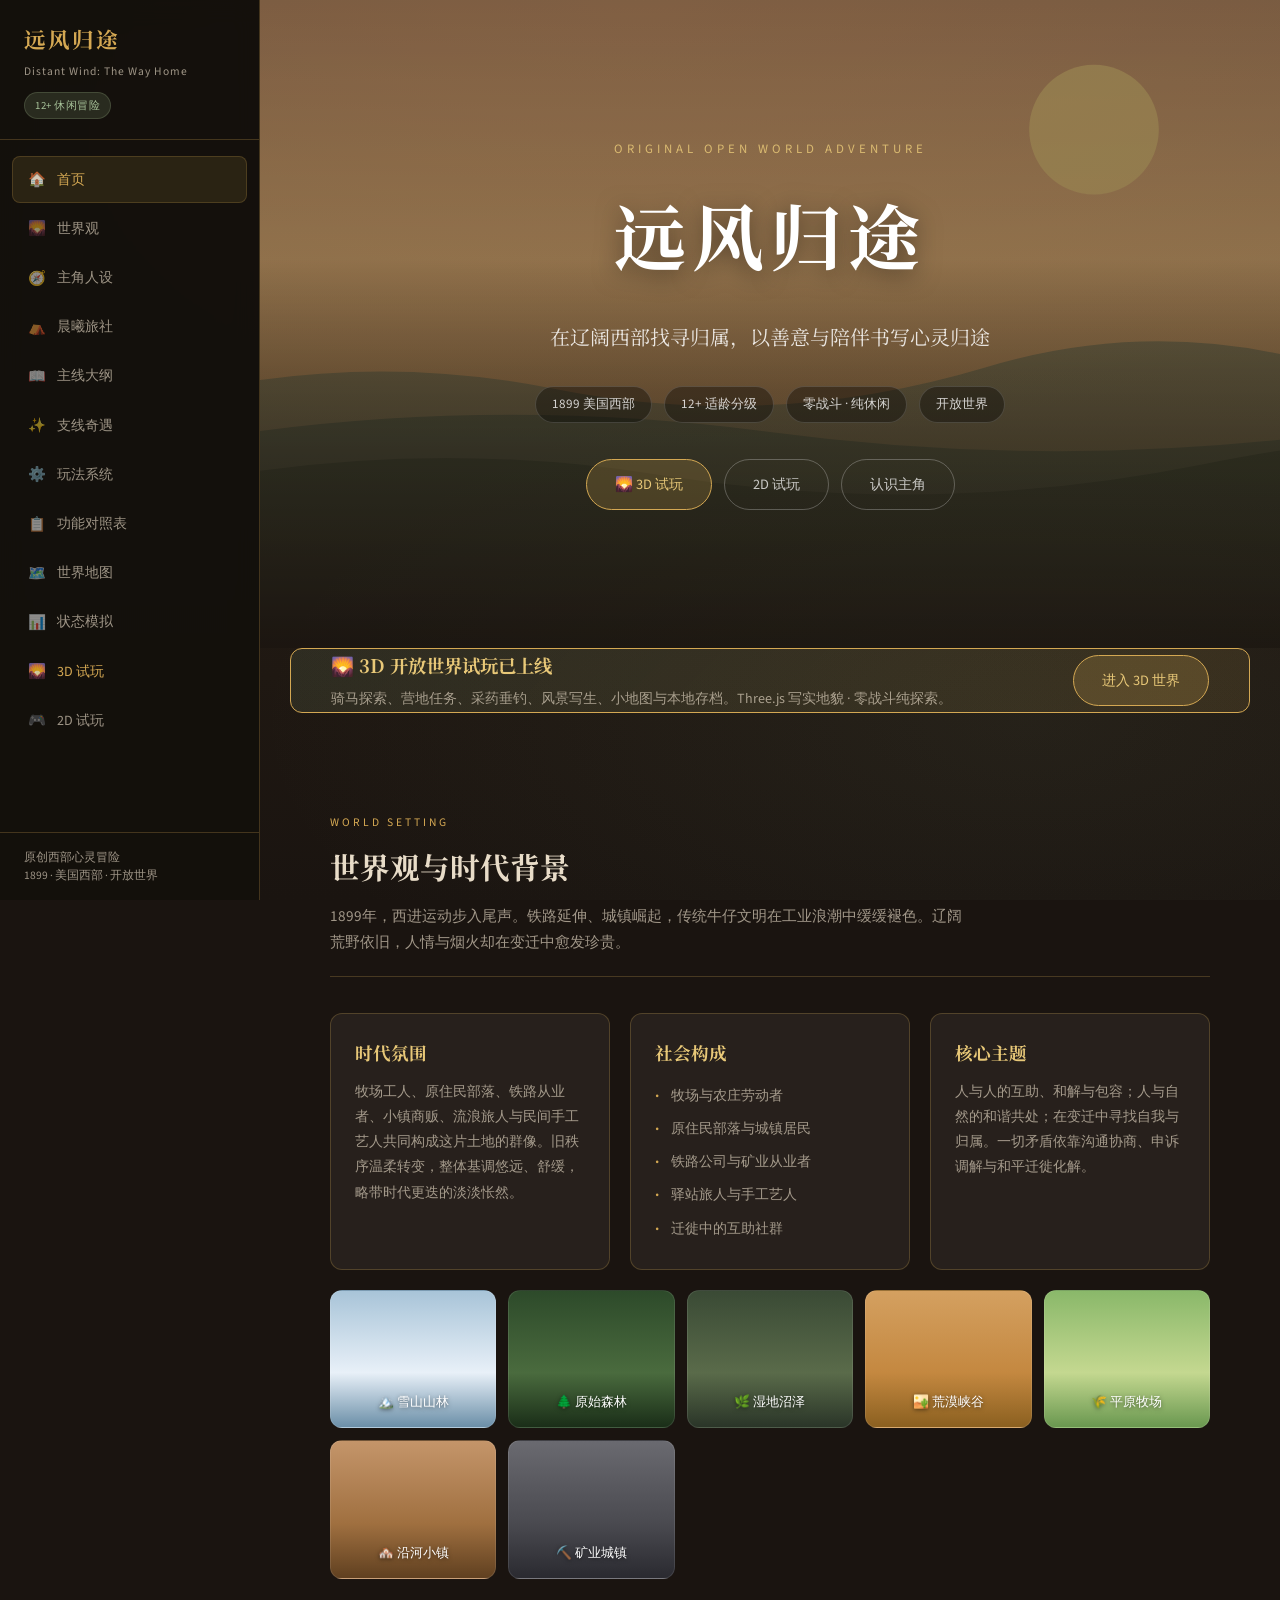
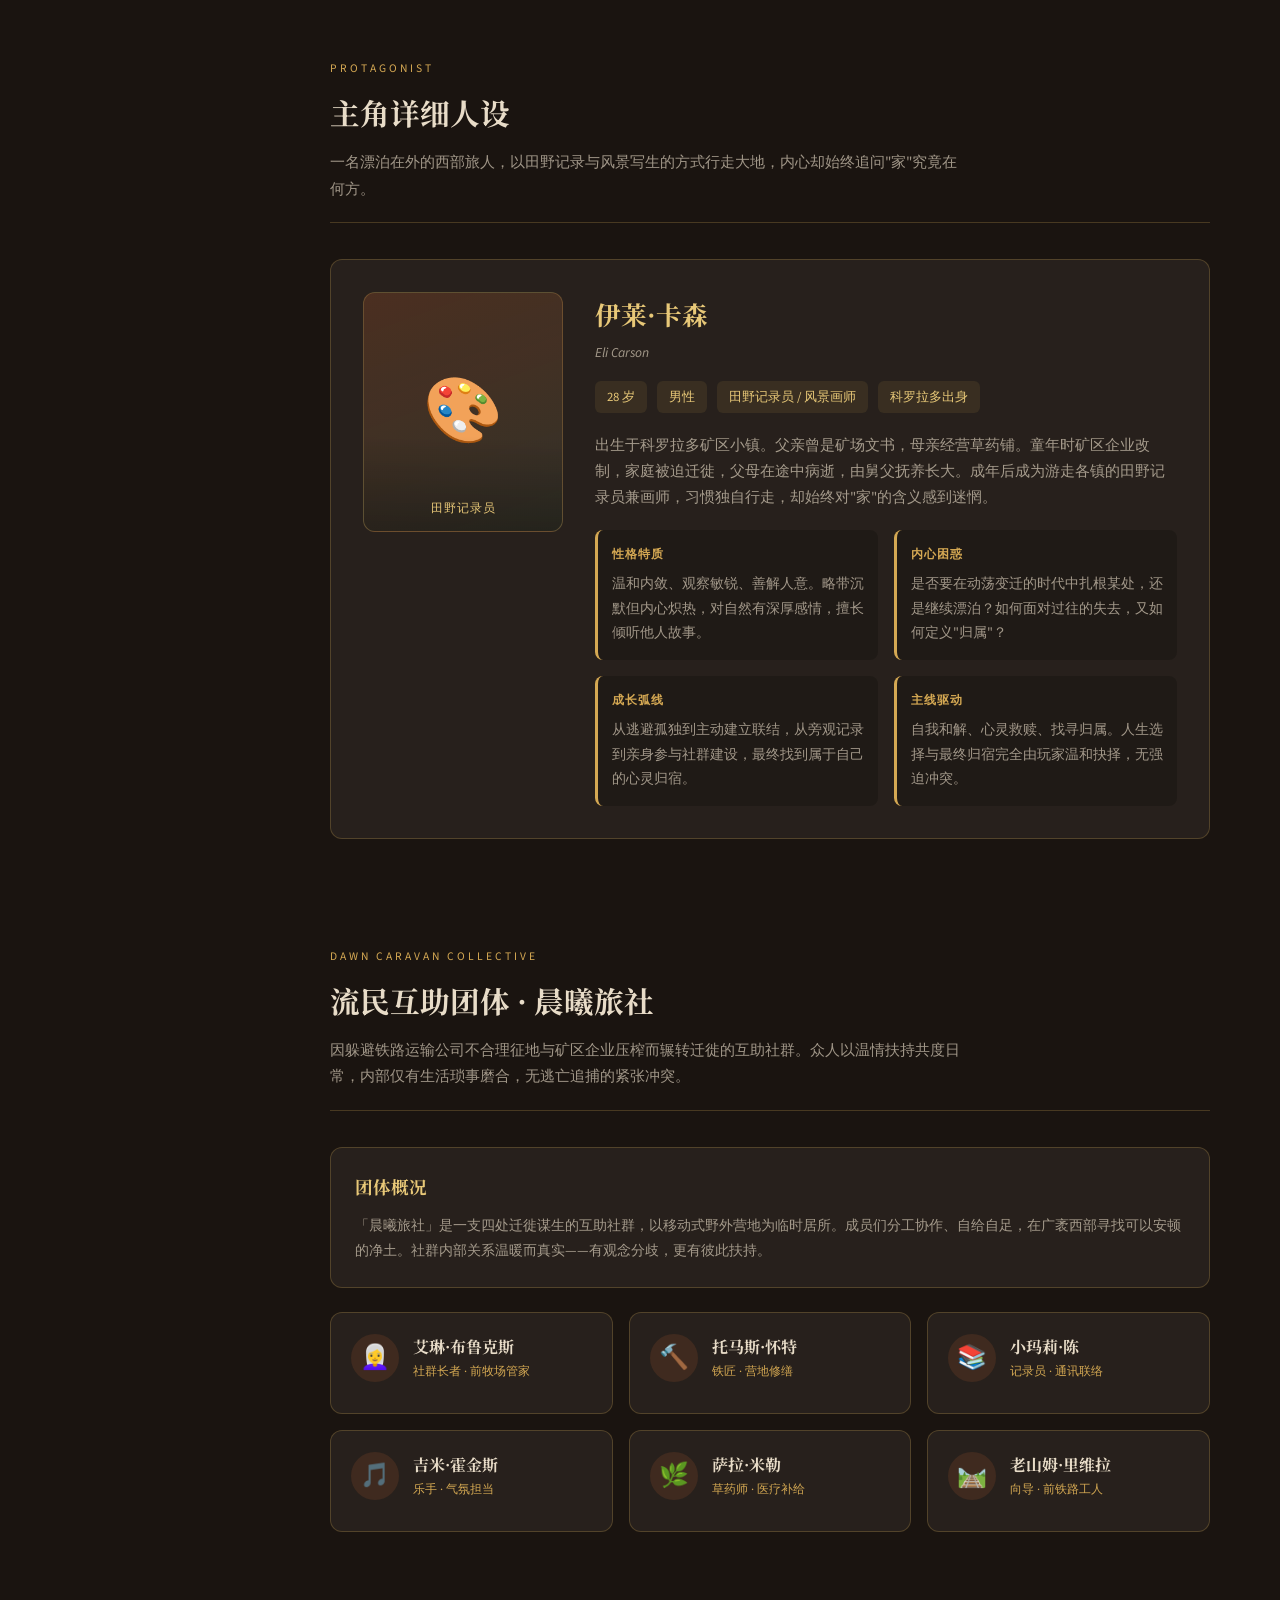
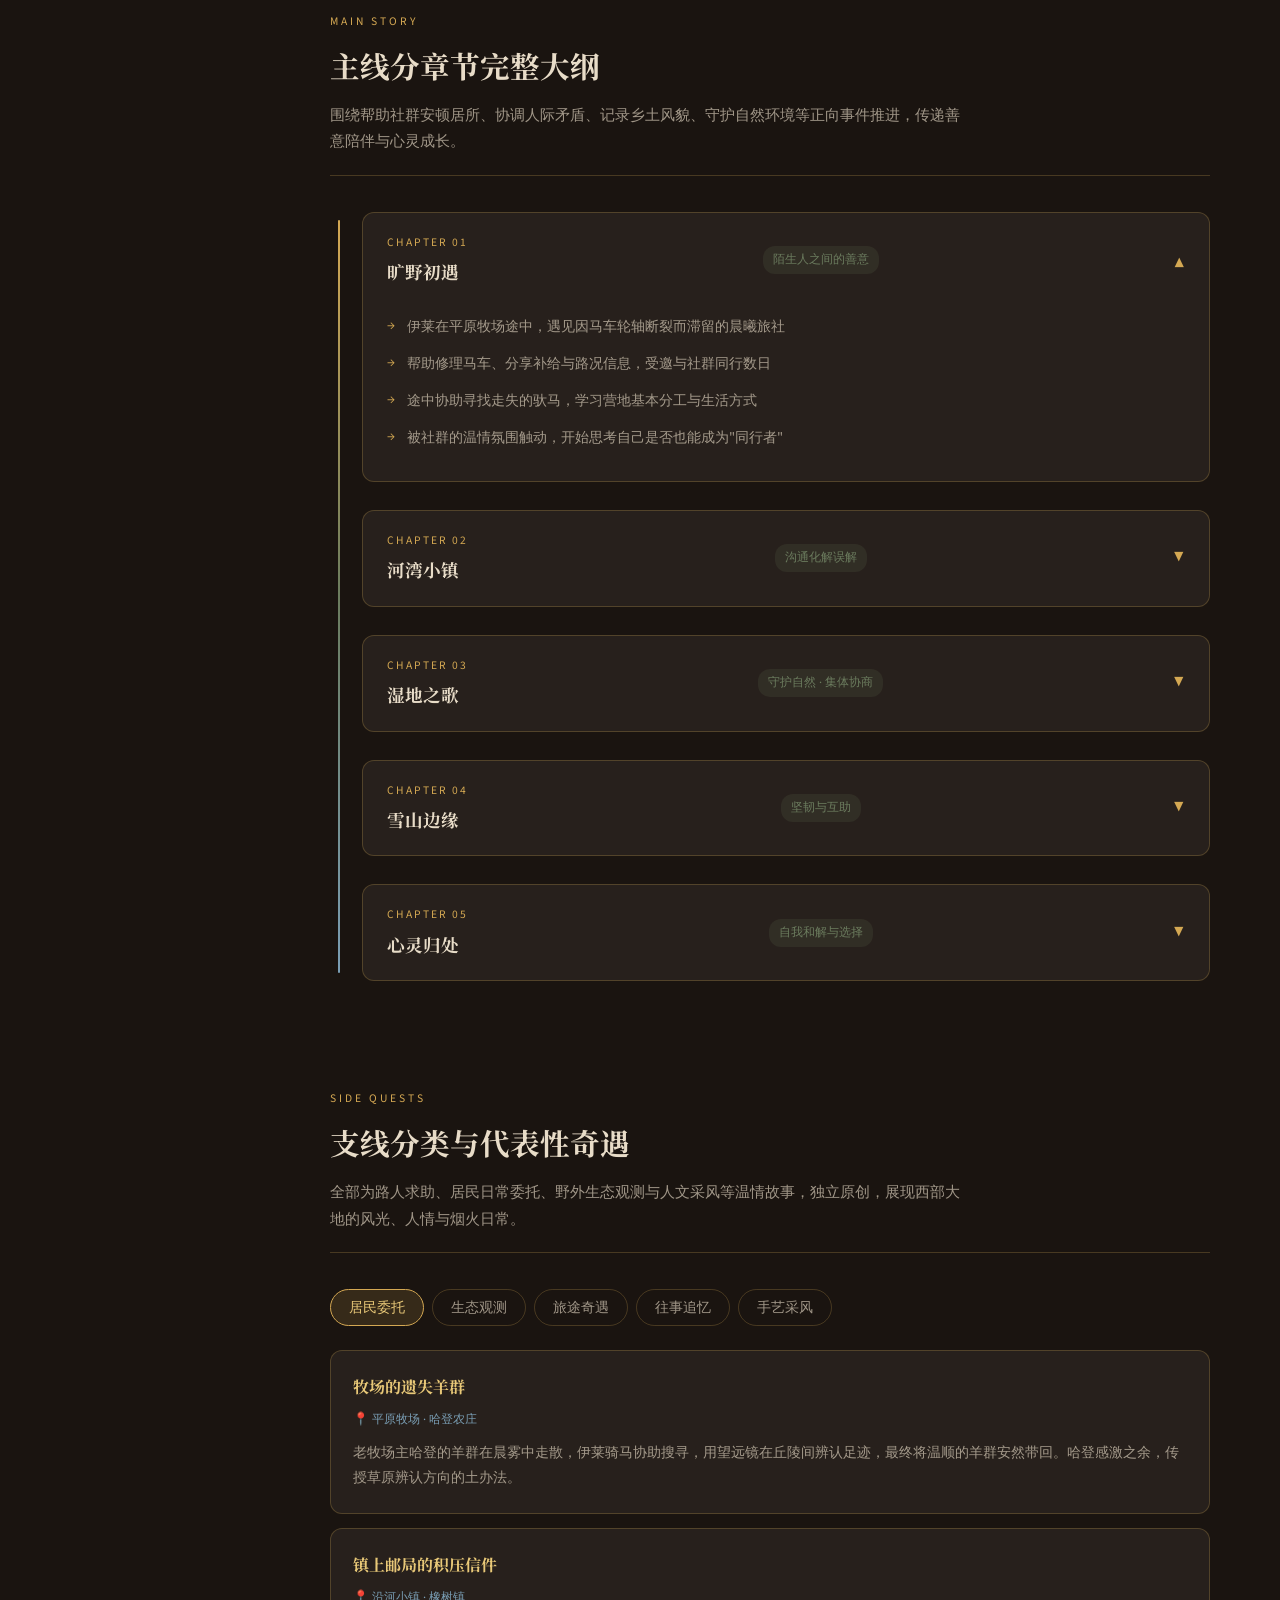
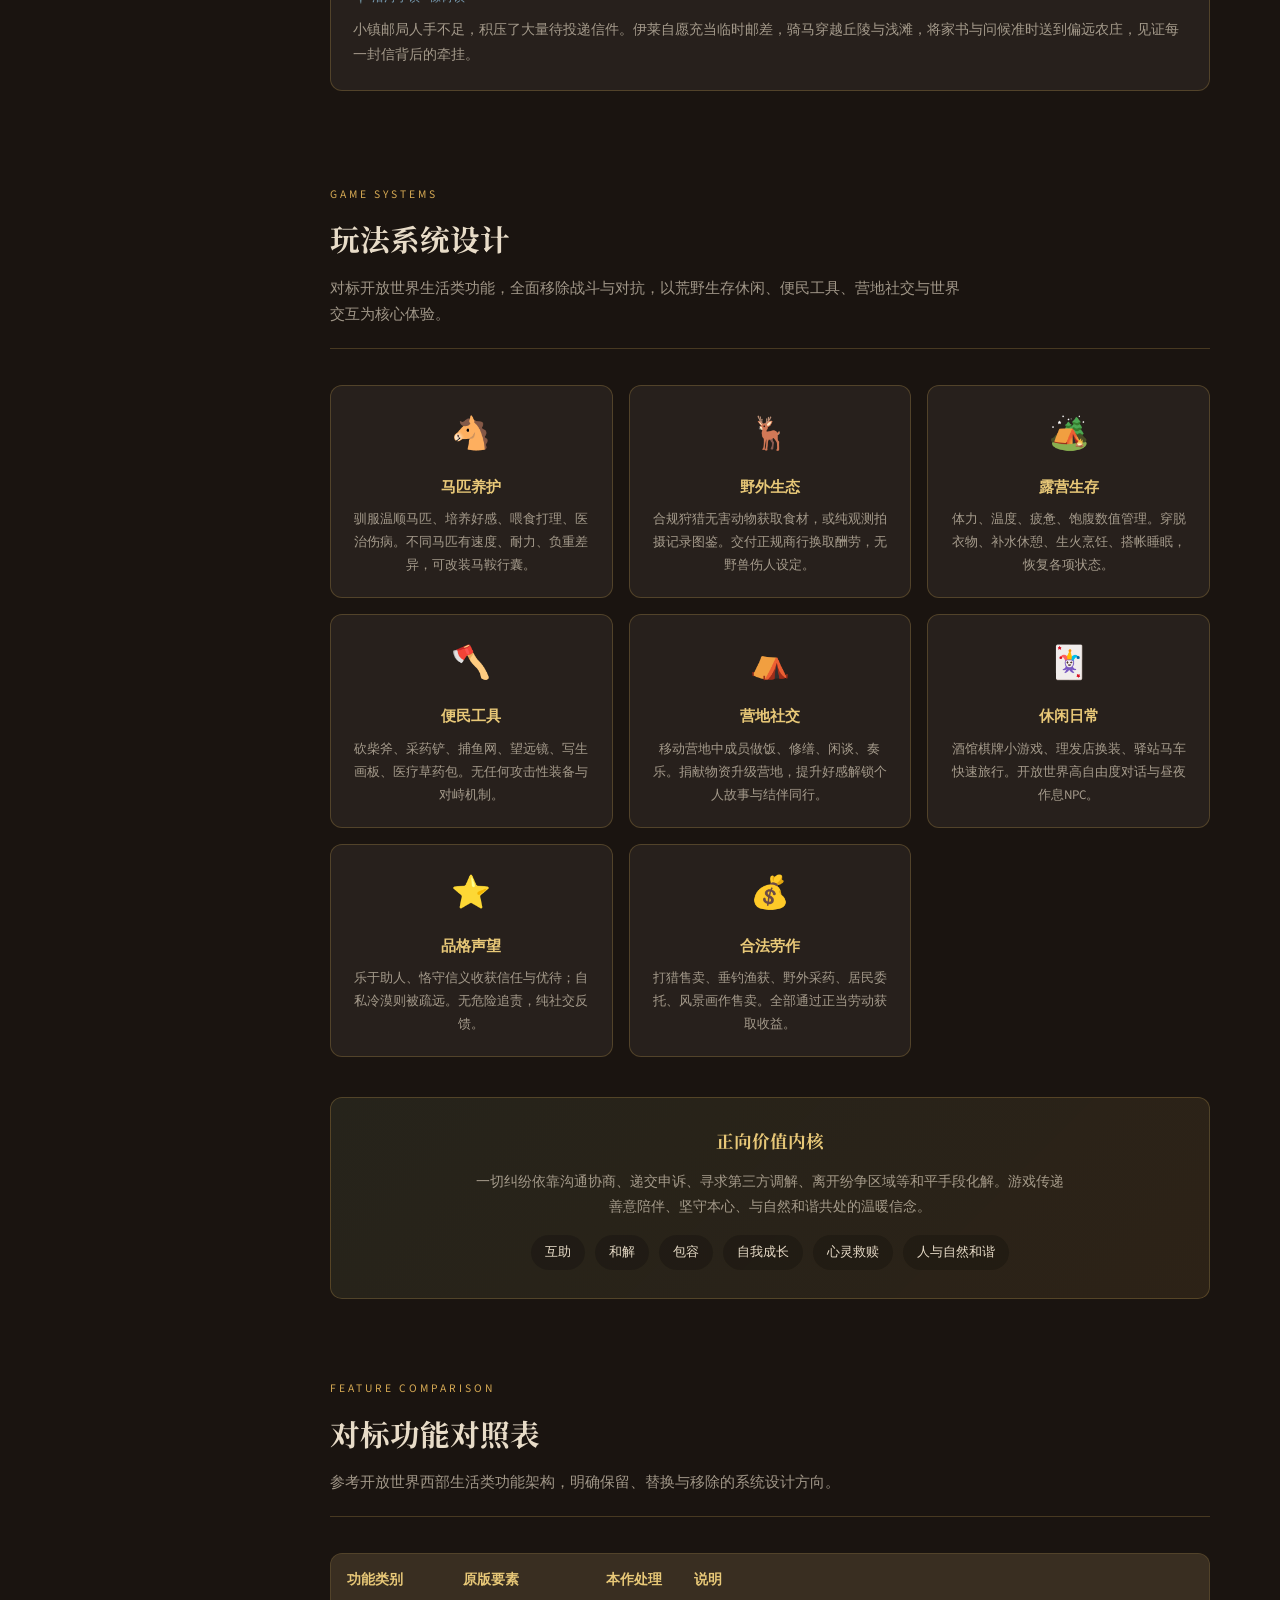
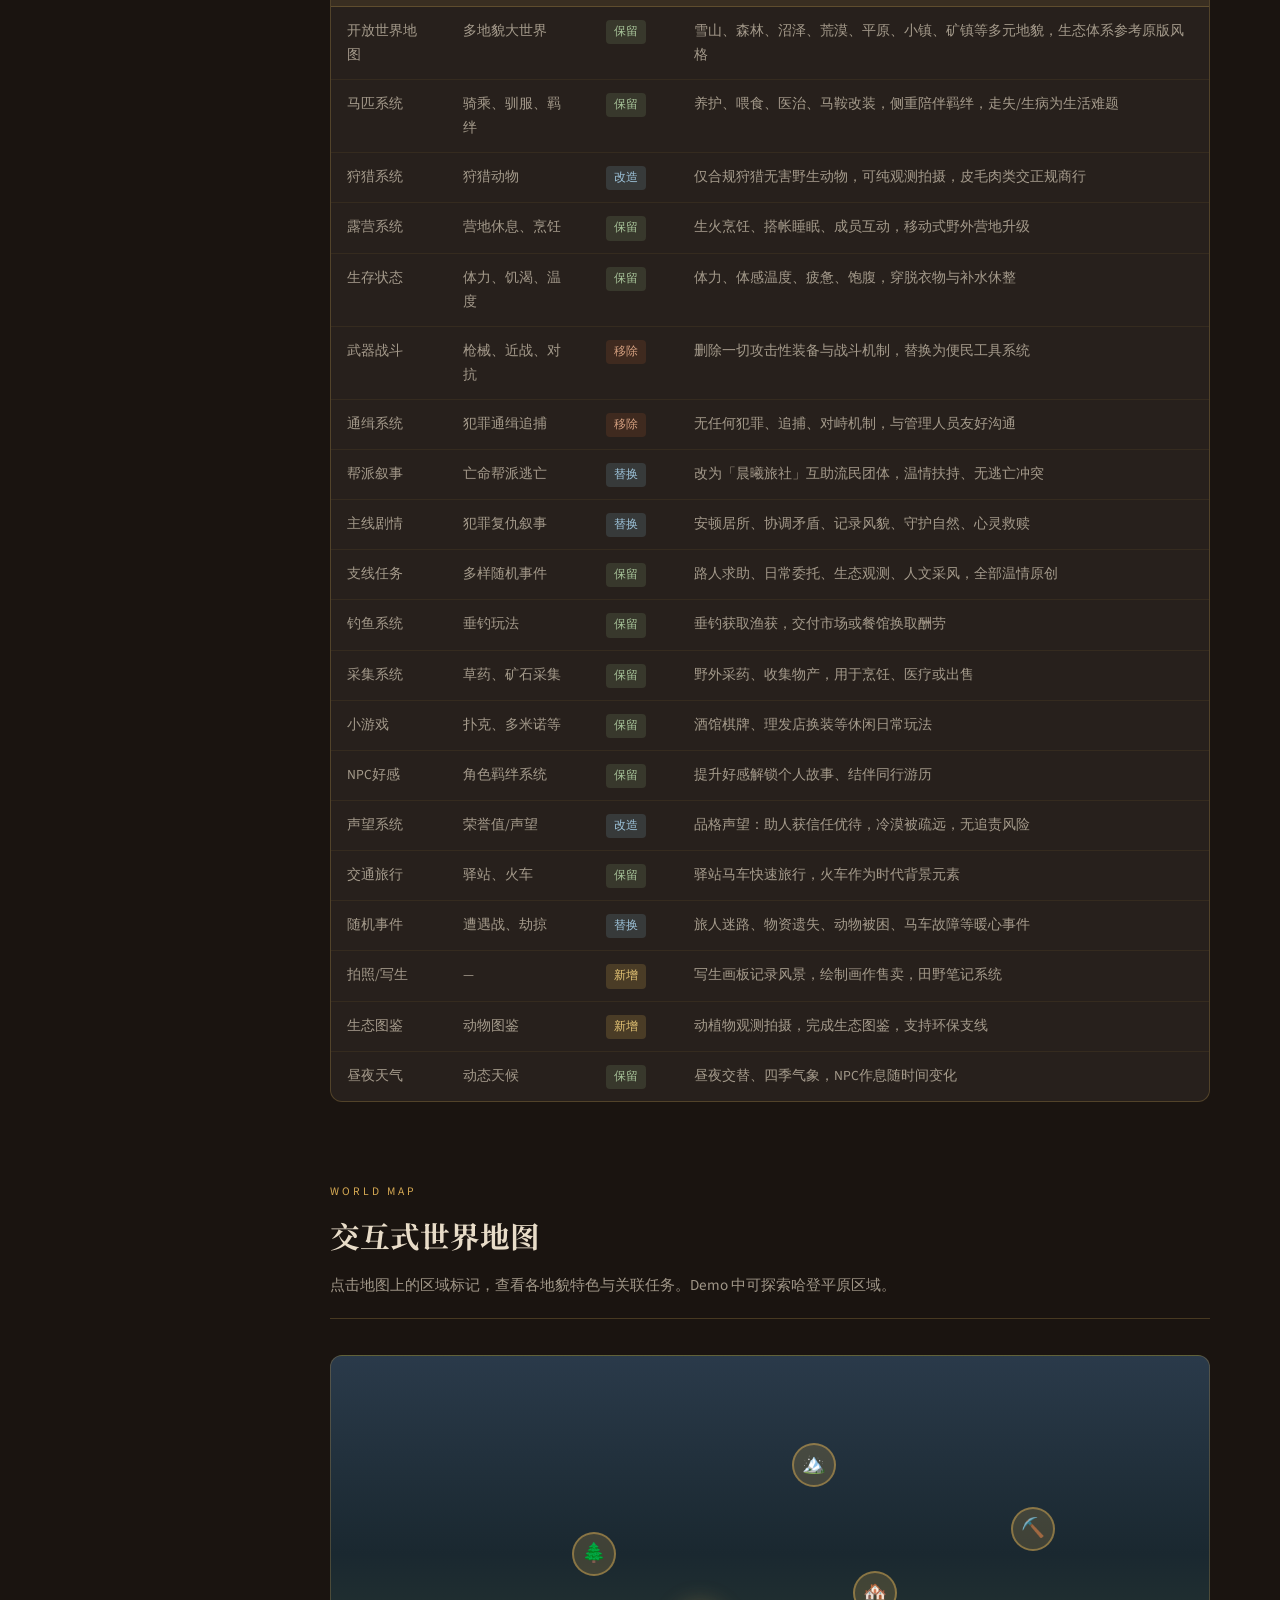
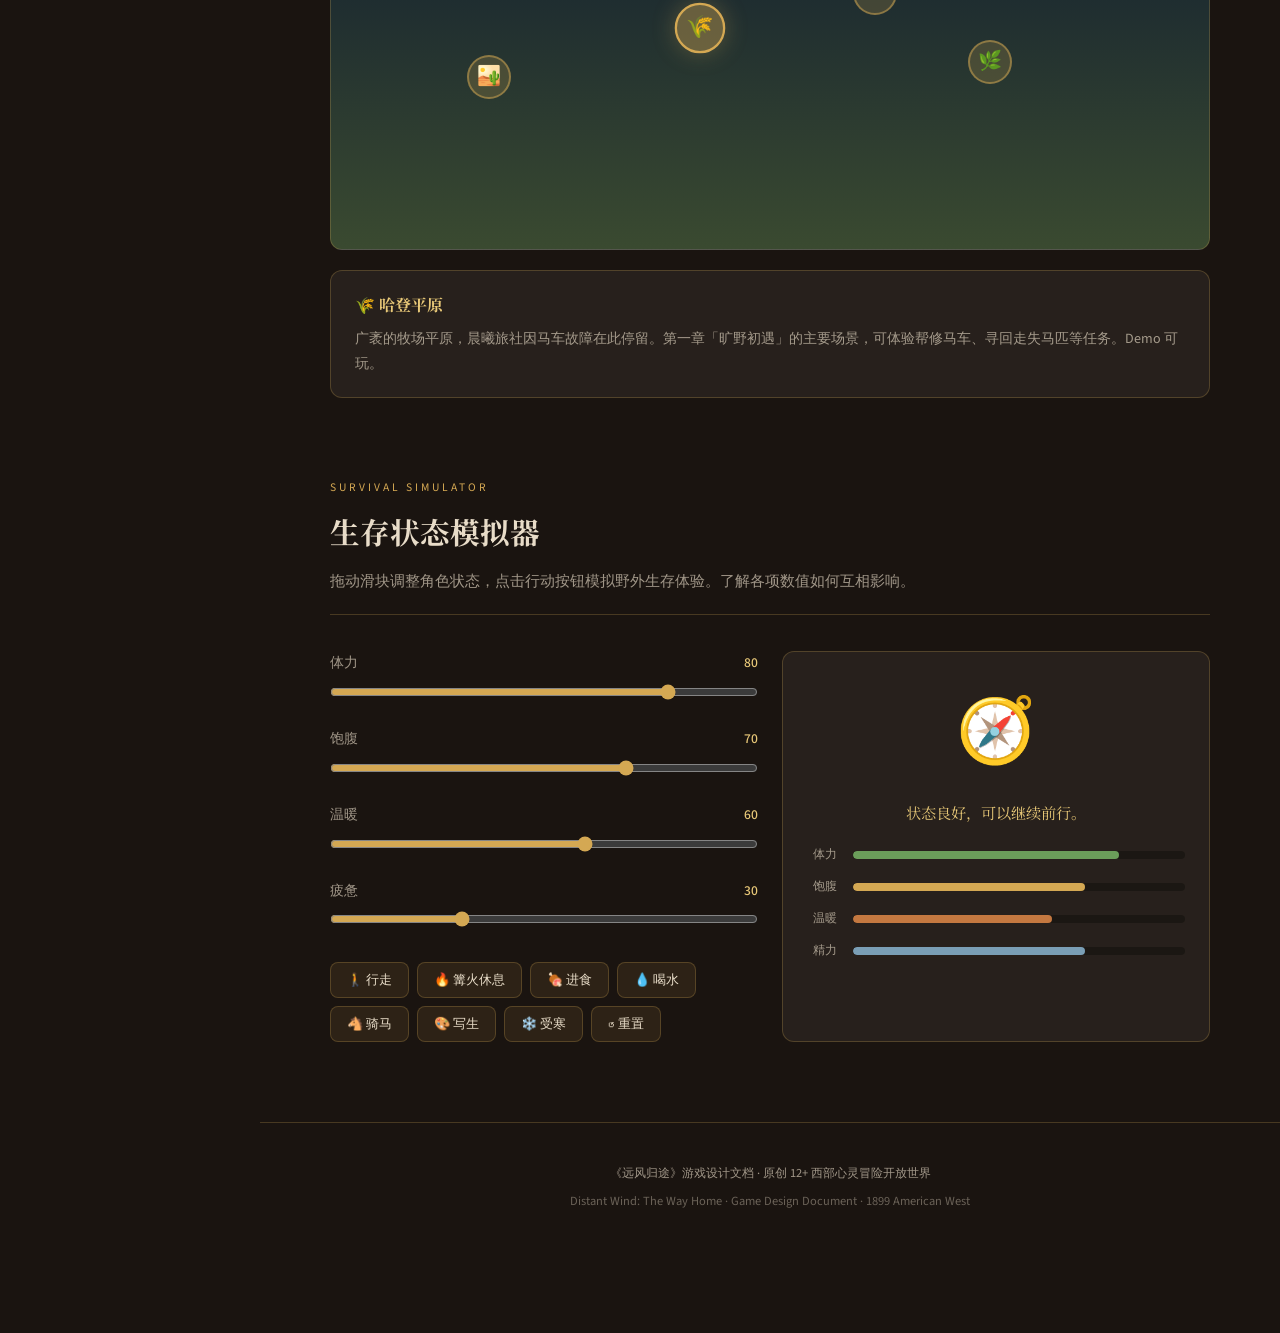
<file: index.html>
<!DOCTYPE html>
<html lang="zh-CN">
<head>
<meta charset="UTF-8" />
<meta name="viewport" content="width=device-width, initial-scale=1.0" />
<title>远风归途 — 西部心灵冒险 · 游戏设计文档</title>
<link rel="preconnect" href="https://fonts.googleapis.com" />
<link rel="preconnect" href="https://fonts.gstatic.com" crossorigin />
<link href="https://fonts.googleapis.com/css2?family=Cinzel:wght@400;600;700&family=Noto+Serif+SC:wght@400;600;700&family=Source+Sans+3:wght@300;400;500;600&display=swap" rel="stylesheet" />
<style>
  :root {
    --bg-deep: #1a1410;
    --bg-parchment: #f4e8d4;
    --bg-card: rgba(244, 232, 212, 0.06);
    --border: rgba(212, 168, 83, 0.25);
    --gold: #d4a853;
    --gold-light: #e8c878;
    --rust: #a0522d;
    --sage: #6b7c5e;
    --sky: #7a9eb5;
    --text: #e8dcc8;
    --text-muted: rgba(232, 220, 200, 0.65);
    --text-dark: #2c2418;
    --shadow: 0 8px 32px rgba(0, 0, 0, 0.4);
    --radius: 12px;
    --nav-w: 260px;
  }

  * { box-sizing: border-box; margin: 0; padding: 0; }

  html { scroll-behavior: smooth; }

  body {
    font-family: 'Source Sans 3', 'Noto Sans SC', sans-serif;
    background: var(--bg-deep);
    color: var(--text);
    line-height: 1.75;
    min-height: 100vh;
    overflow-x: hidden;
  }

  /* Background texture */
  body::before {
    content: '';
    position: fixed;
    inset: 0;
    background:
      radial-gradient(ellipse 80% 50% at 50% 0%, rgba(160, 82, 45, 0.15), transparent),
      radial-gradient(ellipse 60% 40% at 80% 80%, rgba(107, 124, 94, 0.1), transparent),
      linear-gradient(180deg, #1a1410 0%, #241c14 50%, #1a1410 100%);
    pointer-events: none;
    z-index: 0;
  }

  /* Layout */
  .app {
    position: relative;
    z-index: 1;
    display: flex;
    min-height: 100vh;
  }

  /* Sidebar */
  nav.sidebar {
    position: fixed;
    top: 0; left: 0;
    width: var(--nav-w);
    height: 100vh;
    background: rgba(20, 16, 12, 0.95);
    border-right: 1px solid var(--border);
    backdrop-filter: blur(12px);
    display: flex;
    flex-direction: column;
    z-index: 100;
    transition: transform 0.3s ease;
  }

  .nav-brand {
    padding: 28px 24px 20px;
    border-bottom: 1px solid var(--border);
  }

  .nav-brand h1 {
    font-family: 'Cinzel', 'Noto Serif SC', serif;
    font-size: 1.35rem;
    font-weight: 700;
    color: var(--gold);
    letter-spacing: 2px;
    line-height: 1.3;
  }

  .nav-brand .sub {
    font-size: 0.72rem;
    color: var(--text-muted);
    margin-top: 6px;
    letter-spacing: 1px;
  }

  .nav-brand .rating {
    display: inline-block;
    margin-top: 10px;
    padding: 3px 10px;
    background: rgba(107, 124, 94, 0.25);
    border: 1px solid rgba(107, 124, 94, 0.4);
    border-radius: 20px;
    font-size: 0.68rem;
    color: #a8c49a;
    letter-spacing: 0.5px;
  }

  .nav-links {
    flex: 1;
    overflow-y: auto;
    padding: 16px 12px;
    list-style: none;
  }

  .nav-links li { margin-bottom: 2px; }

  .nav-links a {
    display: flex;
    align-items: center;
    gap: 10px;
    padding: 10px 14px;
    border-radius: 8px;
    color: var(--text-muted);
    text-decoration: none;
    font-size: 0.88rem;
    transition: all 0.2s;
    border: 1px solid transparent;
  }

  .nav-links a:hover {
    color: var(--text);
    background: rgba(212, 168, 83, 0.08);
  }

  .nav-links a.active {
    color: var(--gold);
    background: rgba(212, 168, 83, 0.12);
    border-color: rgba(212, 168, 83, 0.2);
  }

  .nav-links .icon {
    width: 20px;
    text-align: center;
    font-size: 0.9rem;
    opacity: 0.8;
  }

  .nav-footer {
    padding: 16px 24px;
    border-top: 1px solid var(--border);
    font-size: 0.72rem;
    color: var(--text-muted);
    line-height: 1.5;
  }

  /* Mobile toggle */
  .menu-toggle {
    display: none;
    position: fixed;
    top: 16px; left: 16px;
    z-index: 200;
    width: 44px; height: 44px;
    background: rgba(20, 16, 12, 0.9);
    border: 1px solid var(--border);
    border-radius: 10px;
    color: var(--gold);
    font-size: 1.2rem;
    cursor: pointer;
    backdrop-filter: blur(8px);
  }

  /* Main content */
  main {
    margin-left: var(--nav-w);
    flex: 1;
    padding: 0 0 80px;
  }

  /* Hero */
  .hero {
    position: relative;
    min-height: 72vh;
    display: flex;
    align-items: center;
    justify-content: center;
    text-align: center;
    padding: 80px 40px;
    overflow: hidden;
  }

  .hero-bg {
    position: absolute;
    inset: 0;
    background:
      linear-gradient(to bottom, transparent 40%, var(--bg-deep) 100%),
      url("data:image/svg+xml,%3Csvg xmlns='http://www.w3.org/2000/svg' viewBox='0 0 1200 600'%3E%3Cdefs%3E%3ClinearGradient id='sky' x1='0' y1='0' x2='0' y2='1'%3E%3Cstop offset='0%25' stop-color='%23c4956a'/%3E%3Cstop offset='40%25' stop-color='%23e8b87a'/%3E%3Cstop offset='70%25' stop-color='%23d4a060'/%3E%3Cstop offset='100%25' stop-color='%238b6914'/%3E%3C/linearGradient%3E%3C/defs%3E%3Crect fill='url(%23sky)' width='1200' height='600'/%3E%3Cpath fill='%236b7c5e' opacity='0.6' d='M0 380 Q200 320 400 360 T800 340 T1200 370 L1200 600 L0 600Z'/%3E%3Cpath fill='%235a6b4e' opacity='0.8' d='M0 420 Q300 360 600 400 T1200 390 L1200 600 L0 600Z'/%3E%3Cpath fill='%234a5a3e' d='M0 460 Q250 400 500 440 T1000 430 T1200 450 L1200 600 L0 600Z'/%3E%3Ccircle cx='900' cy='120' r='60' fill='%23f0d080' opacity='0.9'/%3E%3C/svg%3E") center/cover no-repeat;
    opacity: 0.55;
  }

  .hero-content { position: relative; z-index: 1; max-width: 720px; }

  .hero-eyebrow {
    font-size: 0.8rem;
    letter-spacing: 4px;
    text-transform: uppercase;
    color: var(--gold-light);
    margin-bottom: 20px;
    opacity: 0.85;
  }

  .hero h1 {
    font-family: 'Cinzel', 'Noto Serif SC', serif;
    font-size: clamp(2.8rem, 6vw, 4.5rem);
    font-weight: 700;
    color: #fff;
    text-shadow: 0 4px 24px rgba(0,0,0,0.5);
    letter-spacing: 6px;
    margin-bottom: 12px;
  }

  .hero .tagline {
    font-family: 'Noto Serif SC', serif;
    font-size: clamp(1rem, 2.5vw, 1.25rem);
    color: rgba(255,255,255,0.85);
    margin-bottom: 32px;
    font-weight: 400;
  }

  .hero-meta {
    display: flex;
    flex-wrap: wrap;
    gap: 12px;
    justify-content: center;
    margin-bottom: 36px;
  }

  .hero-meta span {
    padding: 6px 16px;
    background: rgba(0,0,0,0.35);
    border: 1px solid rgba(255,255,255,0.15);
    border-radius: 20px;
    font-size: 0.82rem;
    color: rgba(255,255,255,0.8);
  }

  .hero-cta {
    display: inline-flex;
    gap: 12px;
  }

  .btn {
    padding: 12px 28px;
    border-radius: 30px;
    font-size: 0.9rem;
    font-family: inherit;
    cursor: pointer;
    transition: all 0.25s;
    text-decoration: none;
    border: 1px solid transparent;
  }

  .btn-primary {
    background: rgba(212, 168, 83, 0.2);
    border-color: var(--gold);
    color: var(--gold-light);
  }

  .btn-primary:hover {
    background: rgba(212, 168, 83, 0.35);
    transform: translateY(-2px);
  }

  .btn-ghost {
    background: transparent;
    border-color: rgba(255,255,255,0.25);
    color: rgba(255,255,255,0.75);
  }

  .btn-ghost:hover {
    border-color: rgba(255,255,255,0.5);
    color: #fff;
  }

  /* Sections */
  section {
    max-width: 960px;
    margin: 0 auto;
    padding: 60px 40px 20px;
    scroll-margin-top: 24px;
  }

  .section-header {
    margin-bottom: 36px;
    padding-bottom: 20px;
    border-bottom: 1px solid var(--border);
  }

  .section-header .label {
    font-size: 0.72rem;
    letter-spacing: 3px;
    text-transform: uppercase;
    color: var(--gold);
    margin-bottom: 8px;
  }

  .section-header h2 {
    font-family: 'Noto Serif SC', serif;
    font-size: 1.85rem;
    font-weight: 700;
    color: var(--text);
  }

  .section-header p {
    margin-top: 10px;
    color: var(--text-muted);
    font-size: 0.95rem;
    max-width: 640px;
  }

  /* Cards */
  .card-grid {
    display: grid;
    grid-template-columns: repeat(auto-fill, minmax(280px, 1fr));
    gap: 20px;
  }

  .card {
    background: var(--bg-card);
    border: 1px solid var(--border);
    border-radius: var(--radius);
    padding: 24px;
    transition: border-color 0.2s, transform 0.2s;
  }

  .card:hover {
    border-color: rgba(212, 168, 83, 0.4);
    transform: translateY(-2px);
  }

  .card h3 {
    font-family: 'Noto Serif SC', serif;
    font-size: 1.1rem;
    color: var(--gold-light);
    margin-bottom: 10px;
  }

  .card p, .card li {
    font-size: 0.9rem;
    color: var(--text-muted);
  }

  .card ul {
    list-style: none;
    padding: 0;
  }

  .card ul li {
    padding: 4px 0;
    padding-left: 16px;
    position: relative;
  }

  .card ul li::before {
    content: '·';
    position: absolute;
    left: 0;
    color: var(--gold);
    font-weight: bold;
  }

  /* Character profile */
  .profile-hero {
    display: grid;
    grid-template-columns: 200px 1fr;
    gap: 32px;
    align-items: start;
    background: var(--bg-card);
    border: 1px solid var(--border);
    border-radius: var(--radius);
    padding: 32px;
    margin-bottom: 28px;
  }

  .avatar {
    width: 200px;
    height: 240px;
    background: linear-gradient(160deg, rgba(160,82,45,0.3), rgba(107,124,94,0.2));
    border: 1px solid var(--border);
    border-radius: var(--radius);
    display: flex;
    flex-direction: column;
    align-items: center;
    justify-content: center;
    font-size: 4rem;
    position: relative;
    overflow: hidden;
  }

  .avatar::after {
    content: '';
    position: absolute;
    bottom: 0; left: 0; right: 0;
    height: 40%;
    background: linear-gradient(transparent, rgba(0,0,0,0.3));
  }

  .avatar .name-tag {
    position: absolute;
    bottom: 12px;
    font-size: 0.75rem;
    letter-spacing: 1px;
    color: var(--gold-light);
    z-index: 1;
  }

  .profile-info h3 {
    font-family: 'Noto Serif SC', serif;
    font-size: 1.6rem;
    color: var(--gold-light);
    margin-bottom: 4px;
  }

  .profile-info .en-name {
    font-size: 0.85rem;
    color: var(--text-muted);
    margin-bottom: 16px;
    font-style: italic;
  }

  .stat-row {
    display: flex;
    flex-wrap: wrap;
    gap: 10px;
    margin-bottom: 20px;
  }

  .stat {
    padding: 5px 12px;
    background: rgba(212,168,83,0.1);
    border-radius: 6px;
    font-size: 0.8rem;
    color: var(--gold-light);
  }

  .trait-list {
    display: grid;
    grid-template-columns: 1fr 1fr;
    gap: 16px;
    margin-top: 20px;
  }

  .trait {
    padding: 14px;
    background: rgba(0,0,0,0.2);
    border-radius: 8px;
    border-left: 3px solid var(--gold);
  }

  .trait h4 {
    font-size: 0.78rem;
    color: var(--gold);
    letter-spacing: 1px;
    margin-bottom: 6px;
    text-transform: uppercase;
  }

  .trait p {
    font-size: 0.88rem;
    color: var(--text-muted);
  }

  /* NPC cards */
  .npc-grid {
    display: grid;
    grid-template-columns: repeat(auto-fill, minmax(260px, 1fr));
    gap: 16px;
  }

  .npc-card {
    background: var(--bg-card);
    border: 1px solid var(--border);
    border-radius: var(--radius);
    padding: 20px;
    cursor: pointer;
    transition: all 0.25s;
  }

  .npc-card:hover, .npc-card.expanded {
    border-color: var(--gold);
    background: rgba(212,168,83,0.06);
  }

  .npc-card .npc-header {
    display: flex;
    align-items: center;
    gap: 14px;
    margin-bottom: 10px;
  }

  .npc-emoji {
    width: 48px; height: 48px;
    background: rgba(160,82,45,0.2);
    border-radius: 50%;
    display: flex;
    align-items: center;
    justify-content: center;
    font-size: 1.5rem;
    flex-shrink: 0;
  }

  .npc-card h4 {
    font-family: 'Noto Serif SC', serif;
    font-size: 1rem;
    color: var(--text);
  }

  .npc-card .role {
    font-size: 0.78rem;
    color: var(--gold);
  }

  .npc-detail {
    max-height: 0;
    overflow: hidden;
    transition: max-height 0.35s ease;
    font-size: 0.86rem;
    color: var(--text-muted);
  }

  .npc-card.expanded .npc-detail {
    max-height: 200px;
    margin-top: 10px;
    padding-top: 10px;
    border-top: 1px solid var(--border);
  }

  /* Chapter timeline */
  .timeline {
    position: relative;
    padding-left: 32px;
  }

  .timeline::before {
    content: '';
    position: absolute;
    left: 8px; top: 8px; bottom: 8px;
    width: 2px;
    background: linear-gradient(to bottom, var(--gold), var(--sage), var(--sky));
    border-radius: 2px;
  }

  .chapter {
    position: relative;
    margin-bottom: 28px;
    background: var(--bg-card);
    border: 1px solid var(--border);
    border-radius: var(--radius);
    overflow: hidden;
    transition: border-color 0.2s;
  }

  .chapter:hover { border-color: rgba(212,168,83,0.35); }

  .chapter::before {
    content: '';
    position: absolute;
    left: -28px; top: 22px;
    width: 12px; height: 12px;
    background: var(--gold);
    border: 2px solid var(--bg-deep);
    border-radius: 50%;
    z-index: 1;
  }

  .chapter-header {
    padding: 20px 24px;
    cursor: pointer;
    display: flex;
    align-items: center;
    justify-content: space-between;
    gap: 16px;
    user-select: none;
  }

  .chapter-header h3 {
    font-family: 'Noto Serif SC', serif;
    font-size: 1.1rem;
    color: var(--text);
  }

  .chapter-num {
    font-size: 0.72rem;
    color: var(--gold);
    letter-spacing: 2px;
    margin-bottom: 4px;
  }

  .chapter-theme {
    font-size: 0.78rem;
    color: var(--sage);
    padding: 3px 10px;
    background: rgba(107,124,94,0.15);
    border-radius: 12px;
    white-space: nowrap;
  }

  .chapter-toggle {
    color: var(--gold);
    font-size: 1.2rem;
    transition: transform 0.3s;
    flex-shrink: 0;
  }

  .chapter.open .chapter-toggle { transform: rotate(180deg); }

  .chapter-body {
    max-height: 0;
    overflow: hidden;
    transition: max-height 0.4s ease;
  }

  .chapter.open .chapter-body { max-height: 600px; }

  .chapter-content {
    padding: 0 24px 24px;
    font-size: 0.9rem;
    color: var(--text-muted);
  }

  .chapter-content ul {
    list-style: none;
    padding: 0;
  }

  .chapter-content li {
    padding: 6px 0 6px 20px;
    position: relative;
  }

  .chapter-content li::before {
    content: '→';
    position: absolute;
    left: 0;
    color: var(--gold);
    font-size: 0.8rem;
  }

  .ending-branch {
    display: grid;
    grid-template-columns: 1fr 1fr;
    gap: 16px;
    margin-top: 16px;
  }

  .branch-card {
    padding: 16px;
    border-radius: 8px;
    border: 1px solid var(--border);
    background: rgba(0,0,0,0.15);
  }

  .branch-card h4 {
    font-size: 0.85rem;
    color: var(--gold-light);
    margin-bottom: 8px;
  }

  .branch-card p {
    font-size: 0.84rem;
    color: var(--text-muted);
  }

  /* Quest categories */
  .quest-tabs {
    display: flex;
    flex-wrap: wrap;
    gap: 8px;
    margin-bottom: 24px;
  }

  .quest-tab {
    padding: 8px 18px;
    background: transparent;
    border: 1px solid var(--border);
    border-radius: 20px;
    color: var(--text-muted);
    font-family: inherit;
    font-size: 0.85rem;
    cursor: pointer;
    transition: all 0.2s;
  }

  .quest-tab:hover { border-color: var(--gold); color: var(--text); }

  .quest-tab.active {
    background: rgba(212,168,83,0.15);
    border-color: var(--gold);
    color: var(--gold-light);
  }

  .quest-panel { display: none; }
  .quest-panel.active { display: block; }

  .quest-item {
    background: var(--bg-card);
    border: 1px solid var(--border);
    border-radius: var(--radius);
    padding: 22px;
    margin-bottom: 14px;
  }

  .quest-item h4 {
    font-family: 'Noto Serif SC', serif;
    color: var(--gold-light);
    margin-bottom: 8px;
    font-size: 1rem;
  }

  .quest-item .location {
    font-size: 0.78rem;
    color: var(--sky);
    margin-bottom: 10px;
  }

  .quest-item p {
    font-size: 0.88rem;
    color: var(--text-muted);
  }

  /* Comparison table */
  .table-wrap {
    overflow-x: auto;
    border: 1px solid var(--border);
    border-radius: var(--radius);
    background: var(--bg-card);
  }

  table {
    width: 100%;
    border-collapse: collapse;
    font-size: 0.86rem;
  }

  thead {
    background: rgba(212,168,83,0.1);
  }

  th {
    padding: 14px 16px;
    text-align: left;
    font-weight: 600;
    color: var(--gold-light);
    border-bottom: 1px solid var(--border);
    white-space: nowrap;
  }

  td {
    padding: 12px 16px;
    border-bottom: 1px solid rgba(212,168,83,0.08);
    color: var(--text-muted);
    vertical-align: top;
  }

  tr:last-child td { border-bottom: none; }

  tr:hover td { background: rgba(212,168,83,0.04); }

  .tag {
    display: inline-block;
    padding: 2px 8px;
    border-radius: 4px;
    font-size: 0.72rem;
    font-weight: 500;
  }

  .tag-keep { background: rgba(107,124,94,0.25); color: #a8c49a; }
  .tag-replace { background: rgba(122,158,181,0.2); color: #9ec4db; }
  .tag-remove { background: rgba(160,82,45,0.2); color: #d4a080; }
  .tag-new { background: rgba(212,168,83,0.2); color: var(--gold-light); }

  /* Systems grid */
  .system-grid {
    display: grid;
    grid-template-columns: repeat(auto-fill, minmax(220px, 1fr));
    gap: 16px;
  }

  .system-card {
    background: var(--bg-card);
    border: 1px solid var(--border);
    border-radius: var(--radius);
    padding: 20px;
    text-align: center;
    transition: transform 0.2s;
  }

  .system-card:hover { transform: translateY(-3px); }

  .system-icon {
    font-size: 2rem;
    margin-bottom: 12px;
  }

  .system-card h4 {
    font-size: 0.95rem;
    color: var(--gold-light);
    margin-bottom: 8px;
  }

  .system-card p {
    font-size: 0.82rem;
    color: var(--text-muted);
  }

  /* Worldview */
  .world-biomes {
    display: grid;
    grid-template-columns: repeat(auto-fill, minmax(140px, 1fr));
    gap: 12px;
    margin-top: 20px;
  }

  .biome {
    aspect-ratio: 1.2;
    border-radius: var(--radius);
    display: flex;
    flex-direction: column;
    align-items: center;
    justify-content: flex-end;
    padding: 14px;
    font-size: 0.8rem;
    color: #fff;
    text-shadow: 0 1px 4px rgba(0,0,0,0.5);
    border: 1px solid rgba(255,255,255,0.1);
  }

  .biome-snow { background: linear-gradient(180deg, #a8c4d8 0%, #e8f0f8 60%, #6b8fa8 100%); }
  .biome-forest { background: linear-gradient(180deg, #2d4a2a 0%, #4a6b3e 60%, #1a2e18 100%); }
  .biome-swamp { background: linear-gradient(180deg, #3a4a35 0%, #5a6b4a 60%, #2a3528 100%); }
  .biome-desert { background: linear-gradient(180deg, #d4a060 0%, #c48840 60%, #8b6020 100%); }
  .biome-plain { background: linear-gradient(180deg, #8ab86a 0%, #c4d890 60%, #6a9850 100%); }
  .biome-town { background: linear-gradient(180deg, #c4956a 0%, #a07040 60%, #604020 100%); }
  .biome-mine { background: linear-gradient(180deg, #6a6a70 0%, #4a4a50 60%, #2a2a30 100%); }

  /* Values banner */
  .values-banner {
    background: linear-gradient(135deg, rgba(107,124,94,0.15), rgba(212,168,83,0.1));
    border: 1px solid var(--border);
    border-radius: var(--radius);
    padding: 28px 32px;
    text-align: center;
    margin-top: 40px;
  }

  .values-banner h3 {
    font-family: 'Noto Serif SC', serif;
    color: var(--gold-light);
    margin-bottom: 12px;
    font-size: 1.1rem;
  }

  .values-banner p {
    font-size: 0.9rem;
    color: var(--text-muted);
    max-width: 600px;
    margin: 0 auto;
  }

  .values-pills {
    display: flex;
    flex-wrap: wrap;
    gap: 10px;
    justify-content: center;
    margin-top: 16px;
  }

  .values-pills span {
    padding: 6px 14px;
    background: rgba(0,0,0,0.2);
    border-radius: 20px;
    font-size: 0.82rem;
    color: var(--text);
  }

  /* Footer */
  footer {
    text-align: center;
    padding: 40px;
    color: var(--text-muted);
    font-size: 0.78rem;
    border-top: 1px solid var(--border);
    margin-top: 60px;
  }

  /* Responsive */
  @media (max-width: 900px) {
    nav.sidebar { transform: translateX(-100%); }
    nav.sidebar.open { transform: translateX(0); }
    .menu-toggle { display: flex; align-items: center; justify-content: center; }
    main { margin-left: 0; }
    .profile-hero { grid-template-columns: 1fr; }
    .avatar { width: 100%; height: 180px; }
    .trait-list { grid-template-columns: 1fr; }
    .ending-branch { grid-template-columns: 1fr; }
    section { padding: 48px 20px 16px; }
    .hero { padding: 80px 20px 60px; min-height: 60vh; }
  }

  @media (max-width: 500px) {
    .hero h1 { letter-spacing: 3px; }
    .hero-meta { flex-direction: column; align-items: center; }
  }

  /* Demo banner */
  .demo-banner {
    background: linear-gradient(135deg, rgba(107,124,94,0.2), rgba(212,168,83,0.12));
    border: 1px solid var(--gold);
    border-radius: var(--radius);
    padding: 28px 32px;
    display: flex;
    align-items: center;
    justify-content: space-between;
    gap: 24px;
    margin: 0 auto 40px;
    max-width: 960px;
  }
  .demo-banner h3 {
    font-family: 'Noto Serif SC', serif;
    color: var(--gold-light);
    font-size: 1.15rem;
    margin-bottom: 6px;
  }
  .demo-banner p { font-size: 0.88rem; color: var(--text-muted); }
  .demo-banner .btn { flex-shrink: 0; }

  /* Interactive map */
  .map-container {
    position: relative;
    background: linear-gradient(180deg, #2a3a4a 0%, #1a2830 40%, #3a4a30 100%);
    border: 1px solid var(--border);
    border-radius: var(--radius);
    aspect-ratio: 16/9;
    overflow: hidden;
    cursor: crosshair;
  }
  .map-region {
    position: absolute;
    transform: translate(-50%, -50%);
    width: 44px; height: 44px;
    border-radius: 50%;
    background: rgba(212,168,83,0.2);
    border: 2px solid rgba(212,168,83,0.5);
    display: flex; align-items: center; justify-content: center;
    font-size: 1.2rem;
    cursor: pointer;
    transition: all 0.25s;
    z-index: 2;
  }
  .map-region:hover, .map-region.active {
    background: rgba(212,168,83,0.4);
    border-color: var(--gold);
    transform: translate(-50%, -50%) scale(1.15);
    box-shadow: 0 0 20px rgba(212,168,83,0.3);
  }
  .map-region.locked { opacity: 0.4; border-style: dashed; }
  .map-info {
    margin-top: 20px;
    padding: 20px 24px;
    background: var(--bg-card);
    border: 1px solid var(--border);
    border-radius: var(--radius);
    min-height: 100px;
  }
  .map-info h4 { color: var(--gold-light); font-family: 'Noto Serif SC', serif; margin-bottom: 8px; }
  .map-info p { font-size: 0.88rem; color: var(--text-muted); }

  /* Survival simulator */
  .simulator {
    display: grid;
    grid-template-columns: 1fr 1fr;
    gap: 24px;
  }
  .sim-controls { display: flex; flex-direction: column; gap: 18px; }
  .sim-slider label {
    display: flex; justify-content: space-between;
    font-size: 0.85rem; color: var(--text-muted); margin-bottom: 6px;
  }
  .sim-slider label span { color: var(--gold-light); font-weight: 500; }
  .sim-slider input[type=range] {
    width: 100%; accent-color: var(--gold);
    cursor: pointer;
  }
  .sim-actions { display: flex; flex-wrap: wrap; gap: 8px; margin-top: 8px; }
  .sim-actions button {
    padding: 8px 16px;
    background: rgba(212,168,83,0.1);
    border: 1px solid var(--border);
    border-radius: 8px;
    color: var(--text);
    font-family: inherit;
    font-size: 0.82rem;
    cursor: pointer;
    transition: all 0.2s;
  }
  .sim-actions button:hover { background: rgba(212,168,83,0.2); border-color: var(--gold); }
  .sim-display {
    background: var(--bg-card);
    border: 1px solid var(--border);
    border-radius: var(--radius);
    padding: 24px;
    text-align: center;
  }
  .sim-avatar { font-size: 4rem; margin-bottom: 12px; }
  .sim-status-text {
    font-size: 0.95rem;
    color: var(--gold-light);
    font-family: 'Noto Serif SC', serif;
    margin-bottom: 16px;
    min-height: 28px;
  }
  .sim-bars { display: flex; flex-direction: column; gap: 10px; }
  .sim-bar-row { display: flex; align-items: center; gap: 10px; font-size: 0.78rem; }
  .sim-bar-row .label { width: 36px; color: var(--text-muted); }
  .sim-bar-track { flex: 1; height: 8px; background: rgba(0,0,0,0.3); border-radius: 4px; overflow: hidden; }
  .sim-bar-fill { height: 100%; border-radius: 4px; transition: width 0.3s; }

  @media (max-width: 700px) {
    .simulator { grid-template-columns: 1fr; }
    .demo-banner { flex-direction: column; text-align: center; }
  }
</style>
</head>
<body>

<button class="menu-toggle" id="menuToggle" aria-label="打开菜单">☰</button>

<div class="app">
  <nav class="sidebar" id="sidebar">
    <div class="nav-brand">
      <h1>远风归途</h1>
      <div class="sub">Distant Wind: The Way Home</div>
      <span class="rating">12+ 休闲冒险</span>
    </div>
    <ul class="nav-links" id="navLinks">
      <li><a href="#hero" class="active"><span class="icon">🏠</span>首页</a></li>
      <li><a href="#worldview"><span class="icon">🌄</span>世界观</a></li>
      <li><a href="#protagonist"><span class="icon">🧭</span>主角人设</a></li>
      <li><a href="#collective"><span class="icon">⛺</span>晨曦旅社</a></li>
      <li><a href="#mainstory"><span class="icon">📖</span>主线大纲</a></li>
      <li><a href="#sidequests"><span class="icon">✨</span>支线奇遇</a></li>
      <li><a href="#systems"><span class="icon">⚙️</span>玩法系统</a></li>
      <li><a href="#comparison"><span class="icon">📋</span>功能对照表</a></li>
      <li><a href="#map"><span class="icon">🗺️</span>世界地图</a></li>
      <li><a href="#simulator"><span class="icon">📊</span>状态模拟</a></li>
      <li><a href="demo3d.html" style="color: var(--gold);"><span class="icon">🌄</span>3D 试玩</a></li>
      <li><a href="demo.html"><span class="icon">🎮</span>2D 试玩</a></li>
    </ul>
    <div class="nav-footer">
      原创西部心灵冒险<br />
      1899 · 美国西部 · 开放世界
    </div>
  </nav>

  <main>
    <!-- Hero -->
    <div class="hero" id="hero">
      <div class="hero-bg"></div>
      <div class="hero-content">
        <div class="hero-eyebrow">Original Open World Adventure</div>
        <h1>远风归途</h1>
        <p class="tagline">在辽阔西部找寻归属，以善意与陪伴书写心灵归途</p>
        <div class="hero-meta">
          <span>1899 美国西部</span>
          <span>12+ 适龄分级</span>
          <span>零战斗 · 纯休闲</span>
          <span>开放世界</span>
        </div>
        <div class="hero-cta">
          <a href="demo3d.html" class="btn btn-primary">🌄 3D 试玩</a>
          <a href="demo.html" class="btn btn-ghost">2D 试玩</a>
          <a href="#protagonist" class="btn btn-ghost">认识主角</a>
        </div>
      </div>
    </div>

    <!-- Demo Banner -->
    <div class="demo-banner" style="padding: 0 40px;">
      <div>
        <h3>🌄 3D 开放世界试玩已上线</h3>
        <p>骑马探索、营地任务、采药垂钓、风景写生、小地图与本地存档。Three.js 写实地貌 · 零战斗纯探索。</p>
      </div>
      <a href="demo3d.html" class="btn btn-primary">进入 3D 世界</a>
    </div>

    <!-- Worldview -->
    <section id="worldview">
      <div class="section-header">
        <div class="label">World Setting</div>
        <h2>世界观与时代背景</h2>
        <p>1899年，西进运动步入尾声。铁路延伸、城镇崛起，传统牛仔文明在工业浪潮中缓缓褪色。辽阔荒野依旧，人情与烟火却在变迁中愈发珍贵。</p>
      </div>

      <div class="card-grid">
        <div class="card">
          <h3>时代氛围</h3>
          <p>牧场工人、原住民部落、铁路从业者、小镇商贩、流浪旅人与民间手工艺人共同构成这片土地的群像。旧秩序温柔转变，整体基调悠远、舒缓，略带时代更迭的淡淡怅然。</p>
        </div>
        <div class="card">
          <h3>社会构成</h3>
          <ul>
            <li>牧场与农庄劳动者</li>
            <li>原住民部落与城镇居民</li>
            <li>铁路公司与矿业从业者</li>
            <li>驿站旅人与手工艺人</li>
            <li>迁徙中的互助社群</li>
          </ul>
        </div>
        <div class="card">
          <h3>核心主题</h3>
          <p>人与人的互助、和解与包容；人与自然的和谐共处；在变迁中寻找自我与归属。一切矛盾依靠沟通协商、申诉调解与和平迁徙化解。</p>
        </div>
      </div>

      <div class="world-biomes">
        <div class="biome biome-snow">🏔️ 雪山山林</div>
        <div class="biome biome-forest">🌲 原始森林</div>
        <div class="biome biome-swamp">🌿 湿地沼泽</div>
        <div class="biome biome-desert">🏜️ 荒漠峡谷</div>
        <div class="biome biome-plain">🌾 平原牧场</div>
        <div class="biome biome-town">🏘️ 沿河小镇</div>
        <div class="biome biome-mine">⛏️ 矿业城镇</div>
      </div>
    </section>

    <!-- Protagonist -->
    <section id="protagonist">
      <div class="section-header">
        <div class="label">Protagonist</div>
        <h2>主角详细人设</h2>
        <p>一名漂泊在外的西部旅人，以田野记录与风景写生的方式行走大地，内心却始终追问"家"究竟在何方。</p>
      </div>

      <div class="profile-hero">
        <div class="avatar">
          🎨
          <span class="name-tag">田野记录员</span>
        </div>
        <div class="profile-info">
          <h3>伊莱·卡森</h3>
          <div class="en-name">Eli Carson</div>
          <div class="stat-row">
            <span class="stat">28 岁</span>
            <span class="stat">男性</span>
            <span class="stat">田野记录员 / 风景画师</span>
            <span class="stat">科罗拉多出身</span>
          </div>
          <p style="color: var(--text-muted); font-size: 0.92rem;">
            出生于科罗拉多矿区小镇。父亲曾是矿场文书，母亲经营草药铺。童年时矿区企业改制，家庭被迫迁徙，父母在途中病逝，由舅父抚养长大。成年后成为游走各镇的田野记录员兼画师，习惯独自行走，却始终对"家"的含义感到迷惘。
          </p>
          <div class="trait-list">
            <div class="trait">
              <h4>性格特质</h4>
              <p>温和内敛、观察敏锐、善解人意。略带沉默但内心炽热，对自然有深厚感情，擅长倾听他人故事。</p>
            </div>
            <div class="trait">
              <h4>内心困惑</h4>
              <p>是否要在动荡变迁的时代中扎根某处，还是继续漂泊？如何面对过往的失去，又如何定义"归属"？</p>
            </div>
            <div class="trait">
              <h4>成长弧线</h4>
              <p>从逃避孤独到主动建立联结，从旁观记录到亲身参与社群建设，最终找到属于自己的心灵归宿。</p>
            </div>
            <div class="trait">
              <h4>主线驱动</h4>
              <p>自我和解、心灵救赎、找寻归属。人生选择与最终归宿完全由玩家温和抉择，无强迫冲突。</p>
            </div>
          </div>
        </div>
      </div>
    </section>

    <!-- Collective -->
    <section id="collective">
      <div class="section-header">
        <div class="label">Dawn Caravan Collective</div>
        <h2>流民互助团体 · 晨曦旅社</h2>
        <p>因躲避铁路运输公司不合理征地与矿区企业压榨而辗转迁徙的互助社群。众人以温情扶持共度日常，内部仅有生活琐事磨合，无逃亡追捕的紧张冲突。</p>
      </div>

      <div class="card" style="margin-bottom: 24px;">
        <h3>团体概况</h3>
        <p>「晨曦旅社」是一支四处迁徙谋生的互助社群，以移动式野外营地为临时居所。成员们分工协作、自给自足，在广袤西部寻找可以安顿的净土。社群内部关系温暖而真实——有观念分歧，更有彼此扶持。</p>
      </div>

      <div class="npc-grid" id="npcGrid">
        <div class="npc-card" data-npc="1">
          <div class="npc-header">
            <div class="npc-emoji">👩‍🦳</div>
            <div>
              <h4>艾琳·布鲁克斯</h4>
              <div class="role">社群长者 · 前牧场管家</div>
            </div>
          </div>
          <div class="npc-detail">52岁，操心众人起居饮食，是旅社的精神支柱。做事细致严谨，常与托马斯在营地规划上各执己见，但彼此尊重、互为依靠。</div>
        </div>
        <div class="npc-card" data-npc="2">
          <div class="npc-header">
            <div class="npc-emoji">🔨</div>
            <div>
              <h4>托马斯·怀特</h4>
              <div class="role">铁匠 · 营地修缮</div>
            </div>
          </div>
          <div class="npc-detail">35岁，手艺精湛，负责修缮帐篷、马车与工具。外表粗犷内心细腻，是社群中最可靠的实干者，默默照顾每一个人的需要。</div>
        </div>
        <div class="npc-card" data-npc="3">
          <div class="npc-header">
            <div class="npc-emoji">📚</div>
            <div>
              <h4>小玛莉·陈</h4>
              <div class="role">记录员 · 通讯联络</div>
            </div>
          </div>
          <div class="npc-detail">16岁，华人移民后裔，聪慧好学。负责社群日志、信件往来与资料整理，梦想有朝一日进入镇上学校继续求学。</div>
        </div>
        <div class="npc-card" data-npc="4">
          <div class="npc-header">
            <div class="npc-emoji">🎵</div>
            <div>
              <h4>吉米·霍金斯</h4>
              <div class="role">乐手 · 气氛担当</div>
            </div>
          </div>
          <div class="npc-detail">22岁，乐观开朗的民间乐手，擅长口琴与吉他。用音乐调剂营地生活，常逗小玛莉开心，是社群里的"开心果"。</div>
        </div>
        <div class="npc-card" data-npc="5">
          <div class="npc-header">
            <div class="npc-emoji">🌿</div>
            <div>
              <h4>萨拉·米勒</h4>
              <div class="role">草药师 · 医疗补给</div>
            </div>
          </div>
          <div class="npc-detail">40岁，精通草药调配与基础医疗护理。为社群成员及途中遇到的旅人提供健康照料，性格温柔耐心。</div>
        </div>
        <div class="npc-card" data-npc="6">
          <div class="npc-header">
            <div class="npc-emoji">🛤️</div>
            <div>
              <h4>老山姆·里维拉</h4>
              <div class="role">向导 · 前铁路工人</div>
            </div>
          </div>
          <div class="npc-detail">65岁，熟悉西部各条路线与城镇人情。虽已从铁路岗位退休，仍用丰富的人生阅历为社群指引方向，常给年轻人讲述旧时故事。</div>
        </div>
      </div>
    </section>

    <!-- Main Story -->
    <section id="mainstory">
      <div class="section-header">
        <div class="label">Main Story</div>
        <h2>主线分章节完整大纲</h2>
        <p>围绕帮助社群安顿居所、协调人际矛盾、记录乡土风貌、守护自然环境等正向事件推进，传递善意陪伴与心灵成长。</p>
      </div>

      <div class="timeline" id="timeline">
        <div class="chapter open">
          <div class="chapter-header">
            <div>
              <div class="chapter-num">CHAPTER 01</div>
              <h3>旷野初遇</h3>
            </div>
            <span class="chapter-theme">陌生人之间的善意</span>
            <span class="chapter-toggle">▼</span>
          </div>
          <div class="chapter-body">
            <div class="chapter-content">
              <ul>
                <li>伊莱在平原牧场途中，遇见因马车轮轴断裂而滞留的晨曦旅社</li>
                <li>帮助修理马车、分享补给与路况信息，受邀与社群同行数日</li>
                <li>途中协助寻找走失的驮马，学习营地基本分工与生活方式</li>
                <li>被社群的温情氛围触动，开始思考自己是否也能成为"同行者"</li>
              </ul>
            </div>
          </div>
        </div>

        <div class="chapter">
          <div class="chapter-header">
            <div>
              <div class="chapter-num">CHAPTER 02</div>
              <h3>河湾小镇</h3>
            </div>
            <span class="chapter-theme">沟通化解误解</span>
            <span class="chapter-toggle">▼</span>
          </div>
          <div class="chapter-body">
            <div class="chapter-content">
              <ul>
                <li>社群计划在某河湾小镇短暂安顿，却与原住民部落"白杨族"产生土地使用误会</li>
                <li>伊莱协助双方坐下来坦诚对话，了解彼此对土地的情感与需要</li>
                <li>向地区调解员递交土地申诉材料，配合完成合规调查程序</li>
                <li>通过采集植物、记录乡土风貌赢得部落长老信任，促成共用河湾放牧协议</li>
              </ul>
            </div>
          </div>
        </div>

        <div class="chapter">
          <div class="chapter-header">
            <div>
              <div class="chapter-num">CHAPTER 03</div>
              <h3>湿地之歌</h3>
            </div>
            <span class="chapter-theme">守护自然 · 集体协商</span>
            <span class="chapter-toggle">▼</span>
          </div>
          <div class="chapter-body">
            <div class="chapter-content">
              <ul>
                <li>沼泽湿地遭遇铁路公司不合理伐木计划，威胁候鸟栖息地</li>
                <li>伊莱与社群成员收集生态环境资料，拍摄记录物种与植被分布</li>
                <li>向州议会提交环保请愿书，组织镇上居民联名支持</li>
                <li>通过公开听证与和平协商，促使企业调整施工方案，保留核心湿地</li>
              </ul>
            </div>
          </div>
        </div>

        <div class="chapter">
          <div class="chapter-header">
            <div>
              <div class="chapter-num">CHAPTER 04</div>
              <h3>雪山边缘</h3>
            </div>
            <span class="chapter-theme">坚韧与互助</span>
            <span class="chapter-toggle">▼</span>
          </div>
          <div class="chapter-body">
            <div class="chapter-content">
              <ul>
                <li>社群在雪山脚下找到备选定居点，冬季风暴却威胁营地安全</li>
                <li>全员协力加固帐篷、储备物资、轮流值守照料篝火</li>
                <li>伊莱帮助找回走失马匹、照料受风寒的社群成员</li>
                <li>与当地老牧场主家族达成协作放牧协议，建立互助往来关系</li>
              </ul>
            </div>
          </div>
        </div>

        <div class="chapter">
          <div class="chapter-header">
            <div>
              <div class="chapter-num">CHAPTER 05</div>
              <h3>心灵归处</h3>
            </div>
            <span class="chapter-theme">自我和解与选择</span>
            <span class="chapter-toggle">▼</span>
          </div>
          <div class="chapter-body">
            <div class="chapter-content">
              <ul>
                <li>伊莱回顾一路记录的画作与田野笔记，直面内心对"家"的追问</li>
                <li>与晨曦旅社每一位成员深入交谈，了解他们的梦想与牵挂</li>
                <li>在温暖告别与真诚祝福中，做出属于自己的最终选择</li>
              </ul>
              <div class="ending-branch">
                <div class="branch-card">
                  <h4>🌱 结局 A · 扎根</h4>
                  <p>与晨曦旅社共同安顿于河湾新社区，成为乡土记录者与画师教师，在熟悉的土地上继续书写人与自然的篇章。</p>
                </div>
                <div class="branch-card">
                  <h4>🌅 结局 B · 远行</h4>
                  <p>踏上继续游历西部的旅途，将社群故事与西部风貌汇成图文集，以另一种方式守护这片土地的记忆。</p>
                </div>
              </div>
            </div>
          </div>
        </div>
      </div>
    </section>

    <!-- Side Quests -->
    <section id="sidequests">
      <div class="section-header">
        <div class="label">Side Quests</div>
        <h2>支线分类与代表性奇遇</h2>
        <p>全部为路人求助、居民日常委托、野外生态观测与人文采风等温情故事，独立原创，展现西部大地的风光、人情与烟火日常。</p>
      </div>

      <div class="quest-tabs" id="questTabs">
        <button class="quest-tab active" data-quest="daily">居民委托</button>
        <button class="quest-tab" data-quest="nature">生态观测</button>
        <button class="quest-tab" data-quest="encounter">旅途奇遇</button>
        <button class="quest-tab" data-quest="memory">往事追忆</button>
        <button class="quest-tab" data-quest="craft">手艺采风</button>
      </div>

      <div class="quest-panel active" data-panel="daily">
        <div class="quest-item">
          <h4>牧场的遗失羊群</h4>
          <div class="location">📍 平原牧场 · 哈登农庄</div>
          <p>老牧场主哈登的羊群在晨雾中走散，伊莱骑马协助搜寻，用望远镜在丘陵间辨认足迹，最终将温顺的羊群安然带回。哈登感激之余，传授草原辨认方向的土办法。</p>
        </div>
        <div class="quest-item">
          <h4>镇上邮局的积压信件</h4>
          <div class="location">📍 沿河小镇 · 橡树镇</div>
          <p>小镇邮局人手不足，积压了大量待投递信件。伊莱自愿充当临时邮差，骑马穿越丘陵与浅滩，将家书与问候准时送到偏远农庄，见证每一封信背后的牵挂。</p>
        </div>
      </div>

      <div class="quest-panel" data-panel="nature">
        <div class="quest-item">
          <h4>沼泽边的苍鹭家族</h4>
          <div class="location">📍 湿地沼泽 · 芦苇湾</div>
          <p>鸟类学者委托记录苍鹭繁殖季的筑巢与育雏过程。伊莱潜伏观测、绘制生态速写，完成图鉴资料，帮助学者向镇议会说明保护湿地的科学价值。</p>
        </div>
        <div class="quest-item">
          <h4>雪山麓的野花图谱</h4>
          <div class="location">📍 雪山山林 · 银松坡</div>
          <p>年逾七旬的植物爱好者希望完成此生最后一套西部野花图谱。伊莱陪同采集、压制标本、撰写说明，在花海与山风中完成老人心愿。</p>
        </div>
      </div>

      <div class="quest-panel" data-panel="encounter">
        <div class="quest-item">
          <h4>迷途的旅人</h4>
          <div class="location">📍 荒漠峡谷 · 日落隘口</div>
          <p>沙漠边缘遇见水源耗尽、迷失方向的年轻旅人。伊莱分享水囊与干粮，用星象与地形特征帮助对方辨认归途，结伴行至最近驿站。</p>
        </div>
        <div class="quest-item">
          <h4>被困的小鹿</h4>
          <div class="location">📍 原始森林 · 橡树溪</div>
          <p>一只小鹿不慎落入废弃栅栏陷阱，伊莱轻柔安抚、解开机关，护送小鹿回到林间兽群出没的安全区域，未伤及分毫。</p>
        </div>
        <div class="quest-item">
          <h4>故障的驿站马车</h4>
          <div class="location">📍 平原牧场 · 十字路口驿站</div>
          <p>驿站马车车轴断裂，旅客滞留。伊莱与托马斯远程配合——一人安抚旅客、一人指导修理——协力恢复行程，获驿站老板永久免费茶水待遇。</p>
        </div>
      </div>

      <div class="quest-panel" data-panel="memory">
        <div class="quest-item">
          <h4>铁路边的旧照片</h4>
          <div class="location">📍 矿业城镇 · 铜溪镇</div>
          <p>老铁路工人在废墟中发现一盒泛黄照片，却无人辨认其中人物。伊莱走访镇上老人、比对建筑街景，帮老人寻回四十年前的工友与青春记忆。</p>
        </div>
        <div class="quest-item">
          <h4>母亲的食谱</h4>
          <div class="location">📍 沿河小镇 · 河畔酒馆</div>
          <p>酒馆老板娘想复原已故母亲的手艺炖菜，但食谱残缺不全。伊莱拜访镇上老厨师、查阅旧报纸广告，拼凑出完整配方，在篝火旁重现温暖味道。</p>
        </div>
      </div>

      <div class="quest-panel" data-panel="craft">
        <div class="quest-item">
          <h4>印第安编织技艺</h4>
          <div class="location">📍 河湾小镇 · 白杨族营地</div>
          <p>部落编织艺人希望将传统纹样记录下来传承给年轻一代。伊莱以写生画板精细临摹图案，并撰写工艺说明，完成《河湾编织图鉴》手稿。</p>
        </div>
        <div class="quest-item">
          <h4>铁匠铺的最后一把锄头</h4>
          <div class="location">📍 平原牧场 · 暮光村</div>
          <p>年迈铁匠即将关铺退休，希望打造最后一把锄头送给曾帮助过自己的农夫。伊莱协助拉风箱、记录锻造过程，为这段匠人时代留下图文纪念。</p>
        </div>
      </div>
    </section>

    <!-- Systems -->
    <section id="systems">
      <div class="section-header">
        <div class="label">Game Systems</div>
        <h2>玩法系统设计</h2>
        <p>对标开放世界生活类功能，全面移除战斗与对抗，以荒野生存休闲、便民工具、营地社交与世界交互为核心体验。</p>
      </div>

      <div class="system-grid">
        <div class="system-card">
          <div class="system-icon">🐴</div>
          <h4>马匹养护</h4>
          <p>驯服温顺马匹、培养好感、喂食打理、医治伤病。不同马匹有速度、耐力、负重差异，可改装马鞍行囊。</p>
        </div>
        <div class="system-card">
          <div class="system-icon">🦌</div>
          <h4>野外生态</h4>
          <p>合规狩猎无害动物获取食材，或纯观测拍摄记录图鉴。交付正规商行换取酬劳，无野兽伤人设定。</p>
        </div>
        <div class="system-card">
          <div class="system-icon">🏕️</div>
          <h4>露营生存</h4>
          <p>体力、温度、疲惫、饱腹数值管理。穿脱衣物、补水休憩、生火烹饪、搭帐睡眠，恢复各项状态。</p>
        </div>
        <div class="system-card">
          <div class="system-icon">🪓</div>
          <h4>便民工具</h4>
          <p>砍柴斧、采药铲、捕鱼网、望远镜、写生画板、医疗草药包。无任何攻击性装备与对峙机制。</p>
        </div>
        <div class="system-card">
          <div class="system-icon">⛺</div>
          <h4>营地社交</h4>
          <p>移动营地中成员做饭、修缮、闲谈、奏乐。捐献物资升级营地，提升好感解锁个人故事与结伴同行。</p>
        </div>
        <div class="system-card">
          <div class="system-icon">🃏</div>
          <h4>休闲日常</h4>
          <p>酒馆棋牌小游戏、理发店换装、驿站马车快速旅行。开放世界高自由度对话与昼夜作息NPC。</p>
        </div>
        <div class="system-card">
          <div class="system-icon">⭐</div>
          <h4>品格声望</h4>
          <p>乐于助人、恪守信义收获信任与优待；自私冷漠则被疏远。无危险追责，纯社交反馈。</p>
        </div>
        <div class="system-card">
          <div class="system-icon">💰</div>
          <h4>合法劳作</h4>
          <p>打猎售卖、垂钓渔获、野外采药、居民委托、风景画作售卖。全部通过正当劳动获取收益。</p>
        </div>
      </div>

      <div class="values-banner">
        <h3>正向价值内核</h3>
        <p>一切纠纷依靠沟通协商、递交申诉、寻求第三方调解、离开纷争区域等和平手段化解。游戏传递善意陪伴、坚守本心、与自然和谐共处的温暖信念。</p>
        <div class="values-pills">
          <span>互助</span>
          <span>和解</span>
          <span>包容</span>
          <span>自我成长</span>
          <span>心灵救赎</span>
          <span>人与自然和谐</span>
        </div>
      </div>
    </section>

    <!-- Comparison Table -->
    <section id="comparison">
      <div class="section-header">
        <div class="label">Feature Comparison</div>
        <h2>对标功能对照表</h2>
        <p>参考开放世界西部生活类功能架构，明确保留、替换与移除的系统设计方向。</p>
      </div>

      <div class="table-wrap">
        <table>
          <thead>
            <tr>
              <th>功能类别</th>
              <th>原版要素</th>
              <th>本作处理</th>
              <th>说明</th>
            </tr>
          </thead>
          <tbody>
            <tr>
              <td>开放世界地图</td>
              <td>多地貌大世界</td>
              <td><span class="tag tag-keep">保留</span></td>
              <td>雪山、森林、沼泽、荒漠、平原、小镇、矿镇等多元地貌，生态体系参考原版风格</td>
            </tr>
            <tr>
              <td>马匹系统</td>
              <td>骑乘、驯服、羁绊</td>
              <td><span class="tag tag-keep">保留</span></td>
              <td>养护、喂食、医治、马鞍改装，侧重陪伴羁绊，走失/生病为生活难题</td>
            </tr>
            <tr>
              <td>狩猎系统</td>
              <td>狩猎动物</td>
              <td><span class="tag tag-replace">改造</span></td>
              <td>仅合规狩猎无害野生动物，可纯观测拍摄，皮毛肉类交正规商行</td>
            </tr>
            <tr>
              <td>露营系统</td>
              <td>营地休息、烹饪</td>
              <td><span class="tag tag-keep">保留</span></td>
              <td>生火烹饪、搭帐睡眠、成员互动，移动式野外营地升级</td>
            </tr>
            <tr>
              <td>生存状态</td>
              <td>体力、饥渴、温度</td>
              <td><span class="tag tag-keep">保留</span></td>
              <td>体力、体感温度、疲惫、饱腹，穿脱衣物与补水休整</td>
            </tr>
            <tr>
              <td>武器战斗</td>
              <td>枪械、近战、对抗</td>
              <td><span class="tag tag-remove">移除</span></td>
              <td>删除一切攻击性装备与战斗机制，替换为便民工具系统</td>
            </tr>
            <tr>
              <td>通缉系统</td>
              <td>犯罪通缉追捕</td>
              <td><span class="tag tag-remove">移除</span></td>
              <td>无任何犯罪、追捕、对峙机制，与管理人员友好沟通</td>
            </tr>
            <tr>
              <td>帮派叙事</td>
              <td>亡命帮派逃亡</td>
              <td><span class="tag tag-replace">替换</span></td>
              <td>改为「晨曦旅社」互助流民团体，温情扶持、无逃亡冲突</td>
            </tr>
            <tr>
              <td>主线剧情</td>
              <td>犯罪复仇叙事</td>
              <td><span class="tag tag-replace">替换</span></td>
              <td>安顿居所、协调矛盾、记录风貌、守护自然、心灵救赎</td>
            </tr>
            <tr>
              <td>支线任务</td>
              <td>多样随机事件</td>
              <td><span class="tag tag-keep">保留</span></td>
              <td>路人求助、日常委托、生态观测、人文采风，全部温情原创</td>
            </tr>
            <tr>
              <td>钓鱼系统</td>
              <td>垂钓玩法</td>
              <td><span class="tag tag-keep">保留</span></td>
              <td>垂钓获取渔获，交付市场或餐馆换取酬劳</td>
            </tr>
            <tr>
              <td>采集系统</td>
              <td>草药、矿石采集</td>
              <td><span class="tag tag-keep">保留</span></td>
              <td>野外采药、收集物产，用于烹饪、医疗或出售</td>
            </tr>
            <tr>
              <td>小游戏</td>
              <td>扑克、多米诺等</td>
              <td><span class="tag tag-keep">保留</span></td>
              <td>酒馆棋牌、理发店换装等休闲日常玩法</td>
            </tr>
            <tr>
              <td>NPC好感</td>
              <td>角色羁绊系统</td>
              <td><span class="tag tag-keep">保留</span></td>
              <td>提升好感解锁个人故事、结伴同行游历</td>
            </tr>
            <tr>
              <td>声望系统</td>
              <td>荣誉值/声望</td>
              <td><span class="tag tag-replace">改造</span></td>
              <td>品格声望：助人获信任优待，冷漠被疏远，无追责风险</td>
            </tr>
            <tr>
              <td>交通旅行</td>
              <td>驿站、火车</td>
              <td><span class="tag tag-keep">保留</span></td>
              <td>驿站马车快速旅行，火车作为时代背景元素</td>
            </tr>
            <tr>
              <td>随机事件</td>
              <td>遭遇战、劫掠</td>
              <td><span class="tag tag-replace">替换</span></td>
              <td>旅人迷路、物资遗失、动物被困、马车故障等暖心事件</td>
            </tr>
            <tr>
              <td>拍照/写生</td>
              <td>—</td>
              <td><span class="tag tag-new">新增</span></td>
              <td>写生画板记录风景，绘制画作售卖，田野笔记系统</td>
            </tr>
            <tr>
              <td>生态图鉴</td>
              <td>动物图鉴</td>
              <td><span class="tag tag-new">新增</span></td>
              <td>动植物观测拍摄，完成生态图鉴，支持环保支线</td>
            </tr>
            <tr>
              <td>昼夜天气</td>
              <td>动态天候</td>
              <td><span class="tag tag-keep">保留</span></td>
              <td>昼夜交替、四季气象，NPC作息随时间变化</td>
            </tr>
          </tbody>
        </table>
      </div>
    </section>

    <!-- Interactive Map -->
    <section id="map">
      <div class="section-header">
        <div class="label">World Map</div>
        <h2>交互式世界地图</h2>
        <p>点击地图上的区域标记，查看各地貌特色与关联任务。Demo 中可探索哈登平原区域。</p>
      </div>

      <div class="map-container" id="worldMap">
        <div class="map-region active" data-region="plain" style="left:42%;top:55%">🌾</div>
        <div class="map-region" data-region="town" style="left:62%;top:48%">🏘️</div>
        <div class="map-region" data-region="swamp" style="left:75%;top:62%">🌿</div>
        <div class="map-region" data-region="snow" style="left:55%;top:22%">🏔️</div>
        <div class="map-region" data-region="forest" style="left:30%;top:40%">🌲</div>
        <div class="map-region" data-region="desert" style="left:18%;top:65%">🏜️</div>
        <div class="map-region" data-region="mine" style="left:80%;top:35%">⛏️</div>
      </div>

      <div class="map-info" id="mapInfo">
        <h4>🌾 哈登平原</h4>
        <p>广袤的牧场平原，晨曦旅社因马车故障在此停留。第一章「旷野初遇」的主要场景，可体验帮修马车、寻回走失马匹等任务。Demo 可玩。</p>
      </div>
    </section>

    <!-- Survival Simulator -->
    <section id="simulator">
      <div class="section-header">
        <div class="label">Survival Simulator</div>
        <h2>生存状态模拟器</h2>
        <p>拖动滑块调整角色状态，点击行动按钮模拟野外生存体验。了解各项数值如何互相影响。</p>
      </div>

      <div class="simulator">
        <div class="sim-controls">
          <div class="sim-slider">
            <label>体力 <span id="valStamina">80</span></label>
            <input type="range" id="slStamina" min="0" max="100" value="80" />
          </div>
          <div class="sim-slider">
            <label>饱腹 <span id="valHunger">70</span></label>
            <input type="range" id="slHunger" min="0" max="100" value="70" />
          </div>
          <div class="sim-slider">
            <label>温暖 <span id="valWarmth">60</span></label>
            <input type="range" id="slWarmth" min="0" max="100" value="60" />
          </div>
          <div class="sim-slider">
            <label>疲惫 <span id="valFatigue">30</span></label>
            <input type="range" id="slFatigue" min="0" max="100" value="30" />
          </div>
          <div class="sim-actions">
            <button data-action="walk">🚶 行走</button>
            <button data-action="camp">🔥 篝火休息</button>
            <button data-action="eat">🍖 进食</button>
            <button data-action="drink">💧 喝水</button>
            <button data-action="ride">🐴 骑马</button>
            <button data-action="draw">🎨 写生</button>
            <button data-action="cold">❄️ 受寒</button>
            <button data-action="reset">↺ 重置</button>
          </div>
        </div>
        <div class="sim-display">
          <div class="sim-avatar" id="simAvatar">🧭</div>
          <div class="sim-status-text" id="simStatus">状态良好，可以继续前行。</div>
          <div class="sim-bars">
            <div class="sim-bar-row"><span class="label">体力</span><div class="sim-bar-track"><div class="sim-bar-fill" id="barStamina" style="width:80%;background:#6b9e5a"></div></div></div>
            <div class="sim-bar-row"><span class="label">饱腹</span><div class="sim-bar-track"><div class="sim-bar-fill" id="barHunger" style="width:70%;background:#d4a853"></div></div></div>
            <div class="sim-bar-row"><span class="label">温暖</span><div class="sim-bar-track"><div class="sim-bar-fill" id="barWarmth" style="width:60%;background:#c47840"></div></div></div>
            <div class="sim-bar-row"><span class="label">精力</span><div class="sim-bar-track"><div class="sim-bar-fill" id="barEnergy" style="width:70%;background:#7a9eb5"></div></div></div>
          </div>
        </div>
      </div>
    </section>

    <footer>
      <p>《远风归途》游戏设计文档 · 原创 12+ 西部心灵冒险开放世界</p>
      <p style="margin-top: 6px; opacity: 0.6;">Distant Wind: The Way Home · Game Design Document · 1899 American West</p>
    </footer>
  </main>
</div>

<script>
  // Mobile menu
  const menuToggle = document.getElementById('menuToggle');
  const sidebar = document.getElementById('sidebar');
  menuToggle.addEventListener('click', () => sidebar.classList.toggle('open'));

  // Close sidebar on link click (mobile)
  document.querySelectorAll('.nav-links a').forEach(link => {
    link.addEventListener('click', () => {
      if (window.innerWidth <= 900) sidebar.classList.remove('open');
    });
  });

  // Active nav on scroll
  const sections = document.querySelectorAll('section, .hero');
  const navLinks = document.querySelectorAll('.nav-links a');

  function updateActiveNav() {
    let current = '#hero';
    sections.forEach(sec => {
      const top = sec.offsetTop - 100;
      if (window.scrollY >= top) current = '#' + sec.id;
    });
    navLinks.forEach(link => {
      link.classList.toggle('active', link.getAttribute('href') === current);
    });
  }

  window.addEventListener('scroll', updateActiveNav, { passive: true });

  // Chapter accordion
  document.querySelectorAll('.chapter-header').forEach(header => {
    header.addEventListener('click', () => {
      const chapter = header.parentElement;
      const wasOpen = chapter.classList.contains('open');
      document.querySelectorAll('.chapter').forEach(c => c.classList.remove('open'));
      if (!wasOpen) chapter.classList.add('open');
    });
  });

  // NPC card expand
  document.querySelectorAll('.npc-card').forEach(card => {
    card.addEventListener('click', () => {
      const wasExpanded = card.classList.contains('expanded');
      document.querySelectorAll('.npc-card').forEach(c => c.classList.remove('expanded'));
      if (!wasExpanded) card.classList.add('expanded');
    });
  });

  // Quest tabs
  const questTabs = document.querySelectorAll('.quest-tab');
  const questPanels = document.querySelectorAll('.quest-panel');

  questTabs.forEach(tab => {
    tab.addEventListener('click', () => {
      const target = tab.dataset.quest;
      questTabs.forEach(t => t.classList.remove('active'));
      questPanels.forEach(p => p.classList.remove('active'));
      tab.classList.add('active');
      document.querySelector(`[data-panel="${target}"]`).classList.add('active');
    });
  });

  // World map
  const mapData = {
    plain:  { name: '哈登平原', desc: '广袤的牧场平原，晨曦旅社因马车故障在此停留。第一章「旷野初遇」的主要场景，可体验帮修马车、寻回走失马匹等任务。', demo: true },
    town:   { name: '橡树镇', desc: '宁静的沿河小镇，第二章「河湾小镇」舞台。晨曦旅社计划在此安顿，却需与白杨族协调土地使用。', chapter: 2 },
    swamp:  { name: '芦苇湾', desc: '候鸟栖息的湿地沼泽，第三章「湿地之歌」。铁路公司的不合理伐木计划威胁着这里的生态平衡。', chapter: 3 },
    snow:   { name: '银松坡', desc: '雪山脚下的松林坡地，第四章「雪山边缘」。冬季风暴考验着社群的坚韧与互助精神。', chapter: 4 },
    forest: { name: '橡树溪', desc: '茂密的原始森林，支线「被困的小鹿」发生地。可采集草药、观测野生动物。', side: true },
    desert: { name: '日落隘口', desc: '荒漠边缘的峡谷隘口，支线「迷途的旅人」场景。分享水囊、指引方向可获得声望。', side: true },
    mine:   { name: '铜溪镇', desc: '矿业城镇遗迹，支线「铁路边的旧照片」。走访老人、拼凑记忆，帮寻回四十年前的青春。', side: true },
  };

  document.querySelectorAll('.map-region').forEach(pin => {
    pin.addEventListener('click', () => {
      document.querySelectorAll('.map-region').forEach(p => p.classList.remove('active'));
      pin.classList.add('active');
      const d = mapData[pin.dataset.region];
      const tags = [];
      if (d.demo) tags.push('<span class="tag tag-new">Demo 可玩</span>');
      if (d.chapter) tags.push(`<span class="tag tag-keep">第${d.chapter}章</span>`);
      if (d.side) tags.push('<span class="tag tag-replace">支线</span>');
      document.getElementById('mapInfo').innerHTML =
        `<h4>${pin.textContent} ${d.name}</h4><p>${d.desc}</p><div style="margin-top:10px">${tags.join(' ')}</div>`;
    });
  });

  // Survival simulator
  const sim = { stamina: 80, hunger: 70, warmth: 60, fatigue: 30 };
  const slStamina = document.getElementById('slStamina');
  const slHunger = document.getElementById('slHunger');
  const slWarmth = document.getElementById('slWarmth');
  const slFatigue = document.getElementById('slFatigue');

  function updateSim() {
    document.getElementById('valStamina').textContent = sim.stamina;
    document.getElementById('valHunger').textContent = sim.hunger;
    document.getElementById('valWarmth').textContent = sim.warmth;
    document.getElementById('valFatigue').textContent = sim.fatigue;
    document.getElementById('barStamina').style.width = sim.stamina + '%';
    document.getElementById('barHunger').style.width = sim.hunger + '%';
    document.getElementById('barWarmth').style.width = sim.warmth + '%';
    document.getElementById('barEnergy').style.width = (100 - sim.fatigue) + '%';
    slStamina.value = sim.stamina;
    slHunger.value = sim.hunger;
    slWarmth.value = sim.warmth;
    slFatigue.value = sim.fatigue;

    const status = document.getElementById('simStatus');
    const avatar = document.getElementById('simAvatar');
    if (sim.stamina < 20) { status.textContent = '体力耗尽，需要休息。'; avatar.textContent = '😓'; }
    else if (sim.hunger < 20) { status.textContent = '饥肠辘辘，找些食物吧。'; avatar.textContent = '😣'; }
    else if (sim.warmth < 20) { status.textContent = '寒冷刺骨，靠近篝火或添衣。'; avatar.textContent = '🥶'; }
    else if (sim.fatigue > 80) { status.textContent = '疲惫不堪，需要好好睡一觉。'; avatar.textContent = '😴'; }
    else if (sim.stamina > 70 && sim.hunger > 60) { status.textContent = '状态良好，可以继续前行。'; avatar.textContent = '🧭'; }
    else { status.textContent = '状态一般，注意补充体力。'; avatar.textContent = '🚶'; }
  }

  [slStamina, slHunger, slWarmth, slFatigue].forEach(sl => {
    sl.addEventListener('input', () => {
      sim.stamina = +slStamina.value;
      sim.hunger = +slHunger.value;
      sim.warmth = +slWarmth.value;
      sim.fatigue = +slFatigue.value;
      updateSim();
    });
  });

  const actions = {
    walk:   () => { sim.stamina = Math.max(0, sim.stamina - 15); sim.hunger = Math.max(0, sim.hunger - 10); sim.fatigue = Math.min(100, sim.fatigue + 10); },
    camp:   () => { sim.stamina = Math.min(100, sim.stamina + 30); sim.fatigue = Math.max(0, sim.fatigue - 25); sim.warmth = Math.min(100, sim.warmth + 20); },
    eat:    () => { sim.hunger = Math.min(100, sim.hunger + 35); sim.stamina = Math.min(100, sim.stamina + 5); },
    drink:  () => { sim.stamina = Math.min(100, sim.stamina + 10); },
    ride:   () => { sim.stamina = Math.max(0, sim.stamina - 8); sim.fatigue = Math.min(100, sim.fatigue + 5); },
    draw:   () => { sim.fatigue = Math.min(100, sim.fatigue + 8); sim.stamina = Math.max(0, sim.stamina - 5); },
    cold:   () => { sim.warmth = Math.max(0, sim.warmth - 30); sim.stamina = Math.max(0, sim.stamina - 10); },
    reset:  () => { sim.stamina = 80; sim.hunger = 70; sim.warmth = 60; sim.fatigue = 30; },
  };

  document.querySelectorAll('[data-action]').forEach(btn => {
    btn.addEventListener('click', () => { actions[btn.dataset.action](); updateSim(); });
  });

  updateSim();
</script>
</body>
</html>
</file>
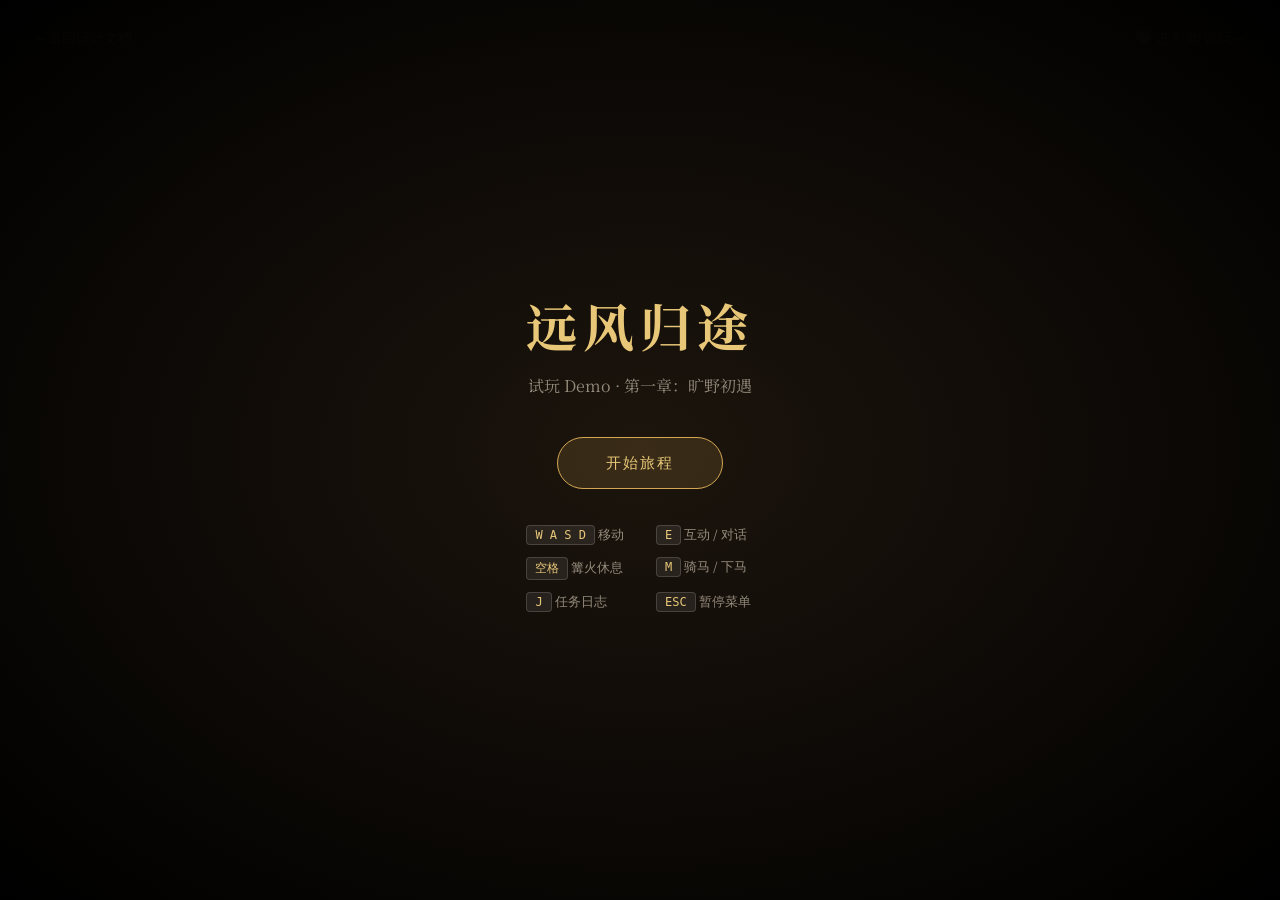
<file: demo.html>
<!DOCTYPE html>
<html lang="zh-CN">
<head>
<meta charset="UTF-8" />
<meta name="viewport" content="width=device-width, initial-scale=1.0, user-scalable=no" />
<title>远风归途 · 试玩 Demo</title>
<link rel="preconnect" href="https://fonts.googleapis.com" />
<link href="https://fonts.googleapis.com/css2?family=Cinzel:wght@400;600&family=Noto+Serif+SC:wght@400;600&family=Source+Sans+3:wght@400;500;600&display=swap" rel="stylesheet" />
<style>
  :root {
    --gold: #d4a853;
    --gold-light: #e8c878;
    --bg: #1a1410;
    --text: #e8dcc8;
    --muted: rgba(232,220,200,0.6);
    --border: rgba(212,168,83,0.25);
  }
  * { box-sizing: border-box; margin: 0; padding: 0; }
  html, body { width: 100%; height: 100%; overflow: hidden; background: #000; font-family: 'Source Sans 3', sans-serif; color: var(--text); }

  #gameCanvas { display: block; width: 100vw; height: 100vh; cursor: crosshair; }

  /* Start screen */
  #startScreen {
    position: fixed; inset: 0; z-index: 200;
    background: radial-gradient(ellipse at center, rgba(30,22,14,0.95), rgba(0,0,0,0.98));
    display: flex; flex-direction: column; align-items: center; justify-content: center;
    transition: opacity 0.6s;
  }
  #startScreen.hidden { opacity: 0; pointer-events: none; }

  #startScreen h1 {
    font-family: 'Cinzel', 'Noto Serif SC', serif;
    font-size: clamp(2rem, 5vw, 3.2rem);
    color: var(--gold-light);
    letter-spacing: 6px;
    margin-bottom: 8px;
  }
  #startScreen .chapter {
    font-family: 'Noto Serif SC', serif;
    font-size: 1rem;
    color: var(--muted);
    margin-bottom: 40px;
  }
  #startScreen .start-btn {
    padding: 14px 48px;
    background: rgba(212,168,83,0.15);
    border: 1px solid var(--gold);
    border-radius: 30px;
    color: var(--gold-light);
    font-size: 0.95rem;
    letter-spacing: 2px;
    cursor: pointer;
    transition: all 0.25s;
    font-family: inherit;
  }
  #startScreen .start-btn:hover { background: rgba(212,168,83,0.3); transform: scale(1.04); }

  .controls-grid {
    display: grid; grid-template-columns: 1fr 1fr; gap: 12px 32px;
    margin-top: 36px; font-size: 0.82rem; color: var(--muted);
  }
  .controls-grid .key {
    display: inline-block; padding: 2px 8px;
    background: rgba(255,255,255,0.08); border: 1px solid rgba(255,255,255,0.15);
    border-radius: 4px; font-family: monospace; font-size: 0.75rem; color: var(--gold-light);
  }
  .back-link {
    position: absolute; top: 20px; left: 20px;
    color: var(--muted); text-decoration: none; font-size: 0.85rem;
    padding: 8px 16px; border: 1px solid var(--border); border-radius: 8px;
    transition: color 0.2s;
  }
  .back-link:hover { color: var(--gold-light); }

  /* Side panels */
  #journalPanel, #pausePanel {
    position: fixed; z-index: 150;
    background: rgba(20,16,12,0.94);
    border: 1px solid var(--border);
    border-radius: 14px;
    backdrop-filter: blur(12px);
    display: none;
  }
  #journalPanel {
    top: 50%; left: 50%; transform: translate(-50%, -50%);
    width: min(480px, 90vw); max-height: 70vh; overflow-y: auto;
    padding: 28px;
  }
  #journalPanel.open, #pausePanel.open { display: block; }

  #journalPanel h2 {
    font-family: 'Noto Serif SC', serif;
    color: var(--gold-light);
    font-size: 1.2rem;
    margin-bottom: 16px;
    padding-bottom: 12px;
    border-bottom: 1px solid var(--border);
  }
  .quest-entry {
    padding: 14px; margin-bottom: 10px;
    background: rgba(212,168,83,0.06);
    border: 1px solid var(--border);
    border-radius: 8px;
  }
  .quest-entry.done { opacity: 0.55; }
  .quest-entry h4 { color: var(--gold-light); font-size: 0.95rem; margin-bottom: 4px; }
  .quest-entry p { font-size: 0.82rem; color: var(--muted); }
  .quest-entry .tag {
    display: inline-block; margin-top: 6px;
    padding: 2px 8px; border-radius: 4px; font-size: 0.7rem;
  }
  .tag-active { background: rgba(107,158,90,0.25); color: #a8d49a; }
  .tag-done { background: rgba(122,158,181,0.2); color: #9ec4db; }

  #pausePanel {
    top: 50%; left: 50%; transform: translate(-50%, -50%);
    padding: 36px 48px; text-align: center;
  }
  #pausePanel h2 { font-family: 'Noto Serif SC', serif; color: var(--gold-light); margin-bottom: 20px; }
  #pausePanel button {
    display: block; width: 200px; margin: 8px auto;
    padding: 10px; background: rgba(212,168,83,0.1);
    border: 1px solid var(--border); border-radius: 8px;
    color: var(--text); font-family: inherit; cursor: pointer;
    transition: background 0.2s;
  }
  #pausePanel button:hover { background: rgba(212,168,83,0.2); }

  /* HUD buttons */
  .hud-btn {
    position: fixed; z-index: 50;
    padding: 8px 14px;
    background: rgba(20,16,12,0.85);
    border: 1px solid var(--border);
    border-radius: 8px;
    color: var(--muted);
    font-size: 0.8rem;
    cursor: pointer;
    font-family: inherit;
    transition: all 0.2s;
  }
  .hud-btn:hover { color: var(--gold-light); border-color: var(--gold); }
  #journalBtn { top: 16px; left: 230px; }
  #pauseBtn { top: 16px; left: 330px; }
</style>
</head>
<body>

<a href="index.html" class="back-link">← 返回设计文档</a>
<a href="demo3d.html" class="back-link" style="left:auto;right:20px">🌄 进入 3D 试玩 →</a>

<div id="startScreen">
  <h1>远风归途</h1>
  <div class="chapter">试玩 Demo · 第一章：旷野初遇</div>
  <button class="start-btn" id="startBtn">开始旅程</button>
  <div class="controls-grid">
    <div><span class="key">W A S D</span> 移动</div>
    <div><span class="key">E</span> 互动 / 对话</div>
    <div><span class="key">空格</span> 篝火休息</div>
    <div><span class="key">M</span> 骑马 / 下马</div>
    <div><span class="key">J</span> 任务日志</div>
    <div><span class="key">ESC</span> 暂停菜单</div>
  </div>
</div>

<canvas id="gameCanvas"></canvas>

<button class="hud-btn" id="journalBtn" style="display:none">📜 日志 (J)</button>
<button class="hud-btn" id="pauseBtn" style="display:none">⏸ 暂停</button>

<div id="journalPanel">
  <h2>旅途日志</h2>
  <div id="journalContent"></div>
</div>

<div id="pausePanel">
  <h2>暂停</h2>
  <button id="resumeBtn">继续游戏</button>
  <button onclick="location.href='index.html'">返回设计文档</button>
</div>

<script type="module">
import { Game } from './js/engine.js';
import { QUESTS } from './js/data.js';

const canvas = document.getElementById('gameCanvas');
const game = new Game(canvas);
window._game = game;

const startScreen = document.getElementById('startScreen');
const journalPanel = document.getElementById('journalPanel');
const pausePanel = document.getElementById('pausePanel');
const journalContent = document.getElementById('journalContent');

document.getElementById('startBtn').addEventListener('click', () => {
  startScreen.classList.add('hidden');
  document.getElementById('journalBtn').style.display = 'block';
  document.getElementById('pauseBtn').style.display = 'block';
  game.start();
});

function updateJournal() {
  let html = '';
  const all = [...game.quests.active, ...game.quests.completed];
  if (!all.length) {
    html = '<p style="color:var(--muted);font-size:0.9rem">与晨曦旅社的艾琳交谈，开启你的第一段旅程。</p>';
  }
  game.quests.active.forEach(id => {
    const q = QUESTS[id];
    html += `<div class="quest-entry"><h4>📜 ${q?.title}</h4><p>${q?.desc}</p><span class="tag tag-active">进行中</span></div>`;
  });
  game.quests.completed.forEach(id => {
    const q = QUESTS[id];
    html += `<div class="quest-entry done"><h4>✅ ${q?.title}</h4><p>${q?.desc}</p><span class="tag tag-done">已完成</span></div>`;
  });
  journalContent.innerHTML = html;
}

game.onQuestChange = updateJournal;

document.getElementById('journalBtn').addEventListener('click', () => {
  updateJournal();
  journalPanel.classList.toggle('open');
  pausePanel.classList.remove('open');
});

document.getElementById('pauseBtn').addEventListener('click', () => {
  game.paused = true;
  pausePanel.classList.add('open');
});

document.getElementById('resumeBtn').addEventListener('click', () => {
  game.paused = false;
  pausePanel.classList.remove('open');
});

window.addEventListener('keydown', e => {
  if (e.code === 'KeyJ' && !game.dialogue) {
    updateJournal();
    journalPanel.classList.toggle('open');
  }
  if (e.code === 'Escape' && game.paused) {
    pausePanel.classList.toggle('open');
    if (!pausePanel.classList.contains('open')) game.paused = false;
  }
});

journalPanel.addEventListener('click', e => {
  if (e.target === journalPanel) journalPanel.classList.remove('open');
});
</script>
</body>
</html>
</file>
